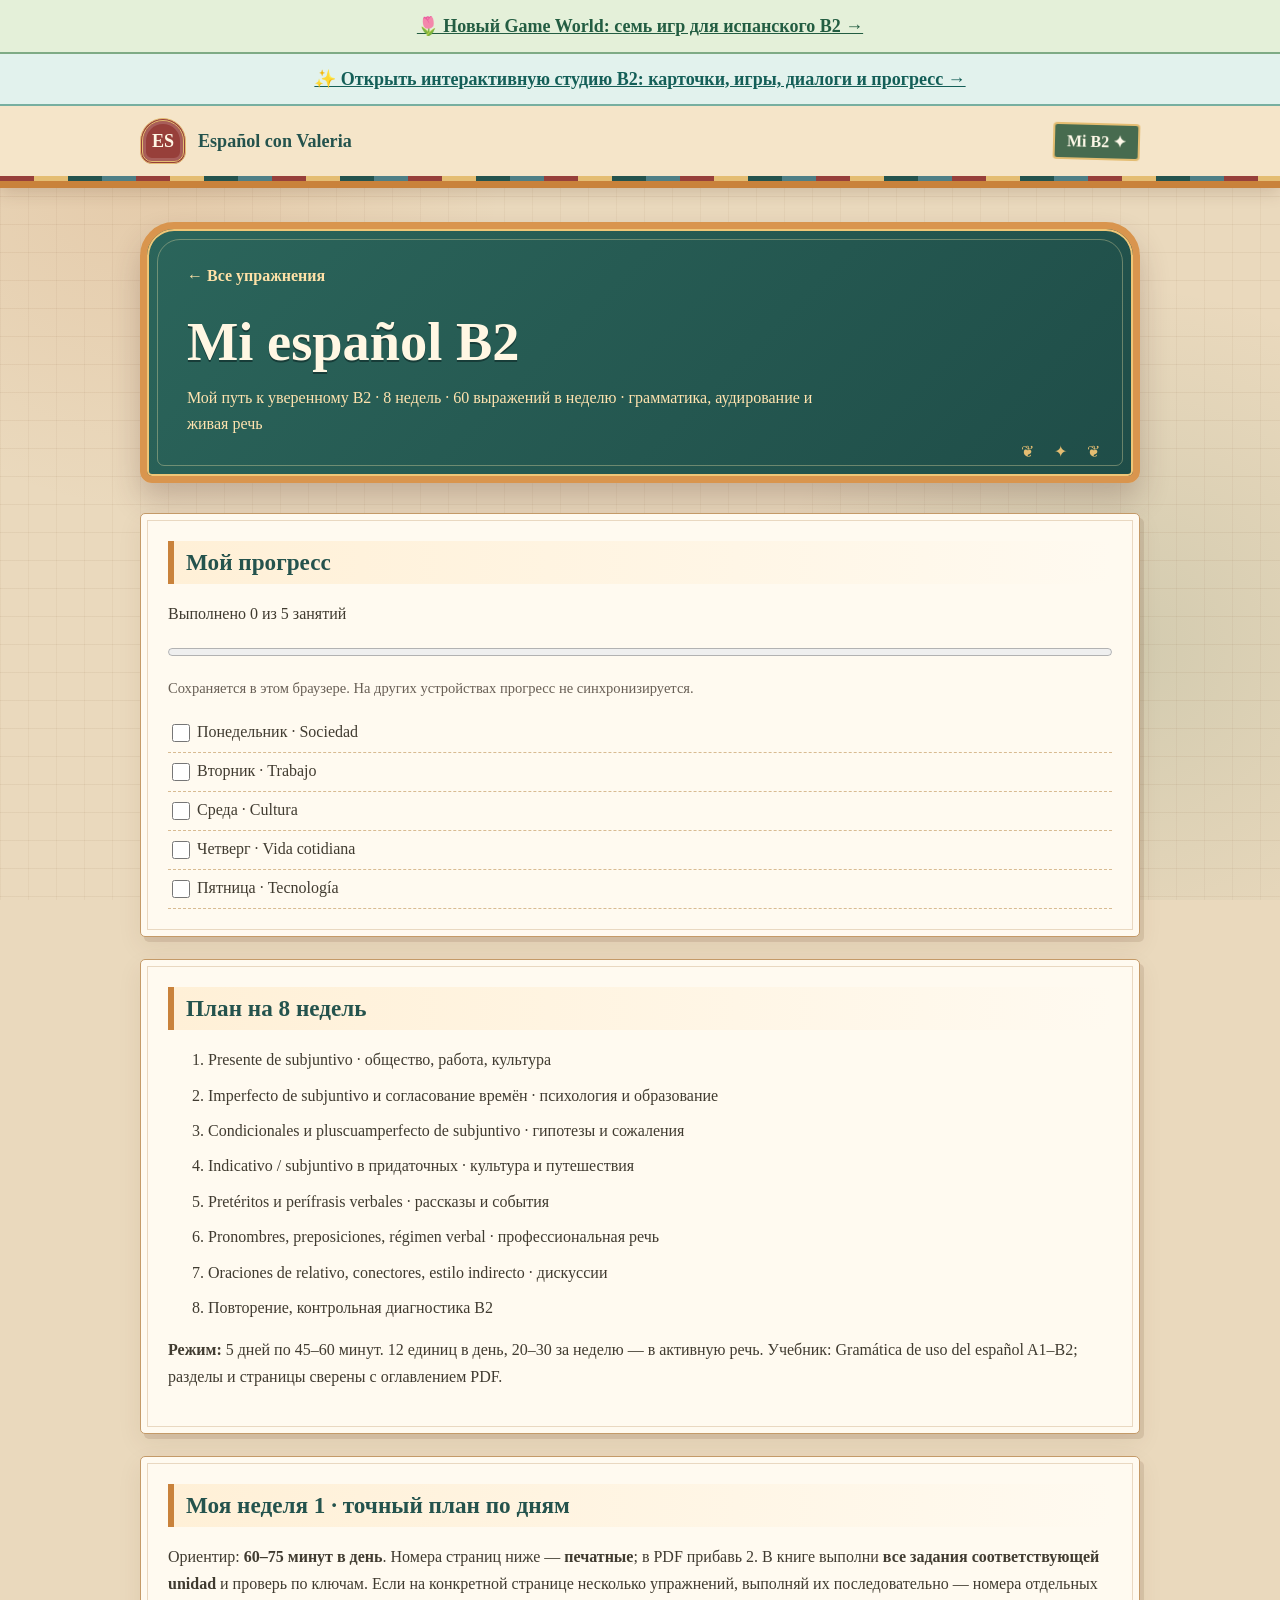
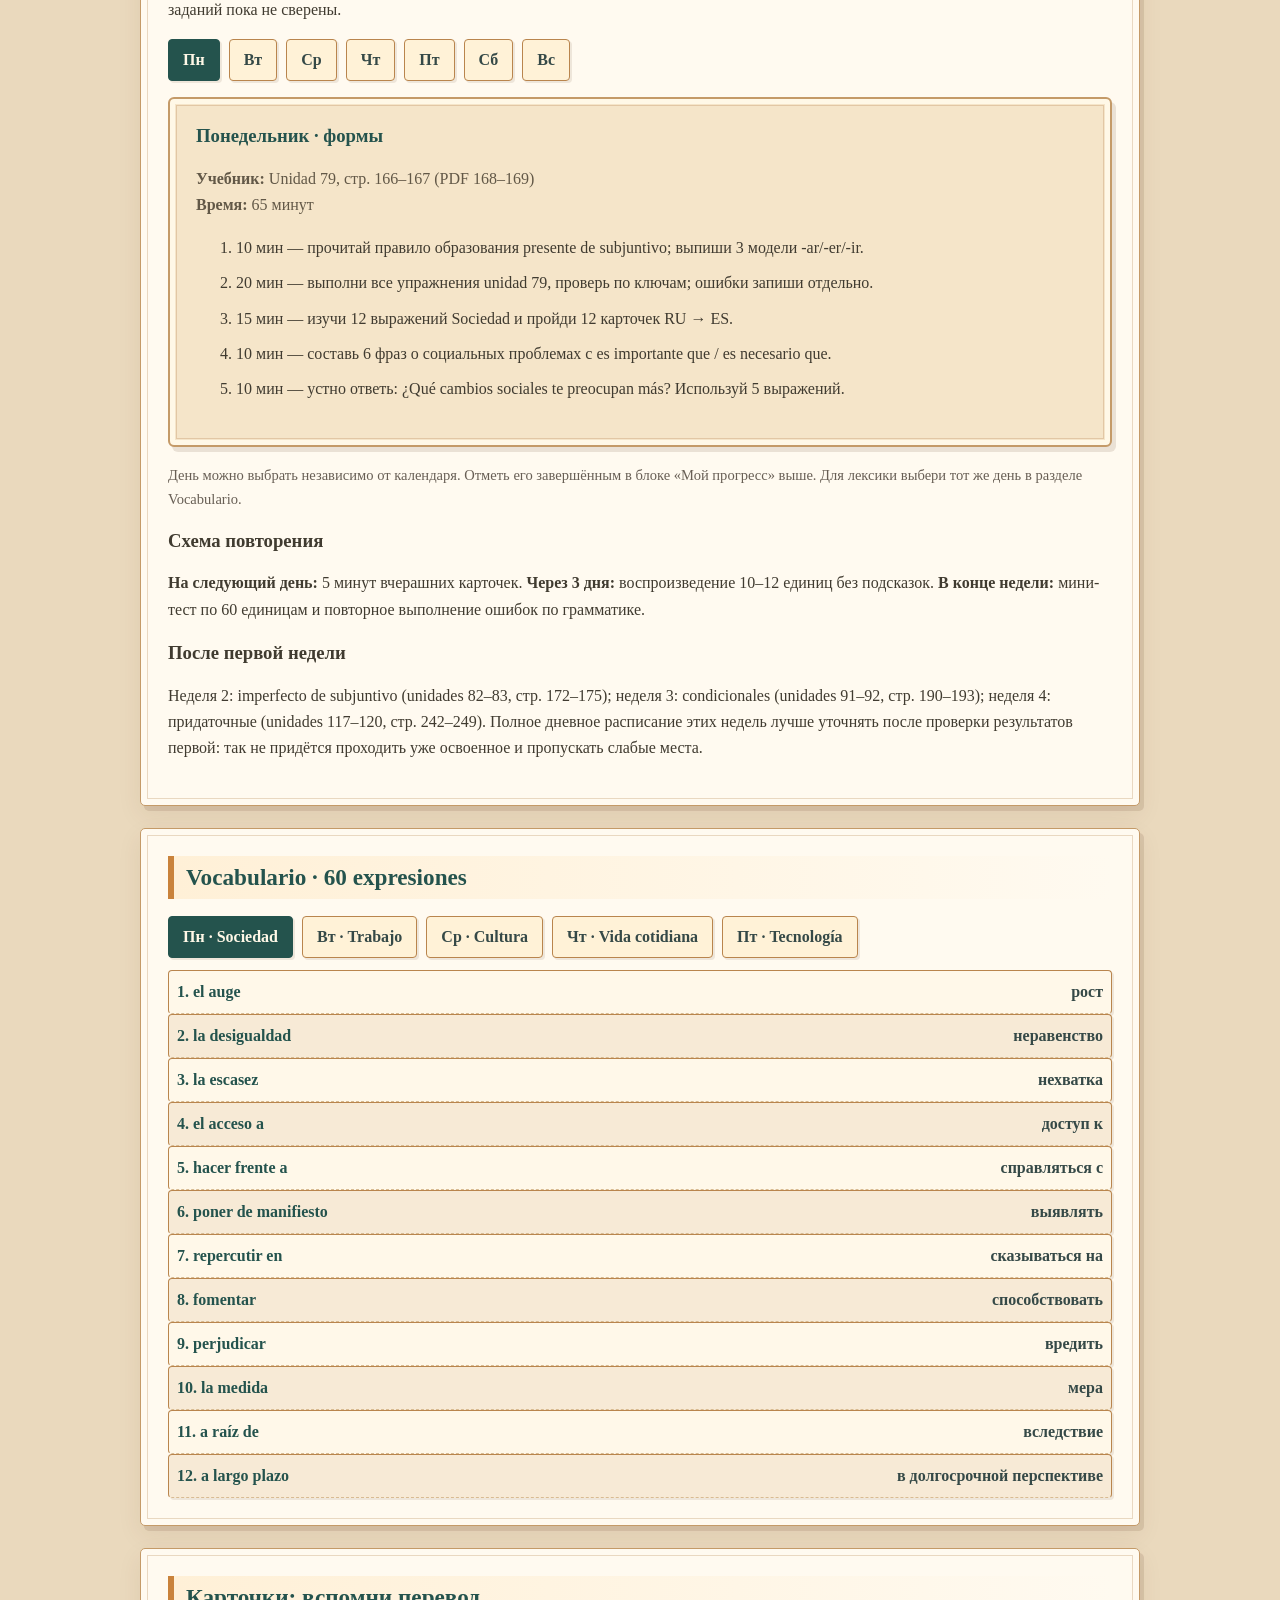
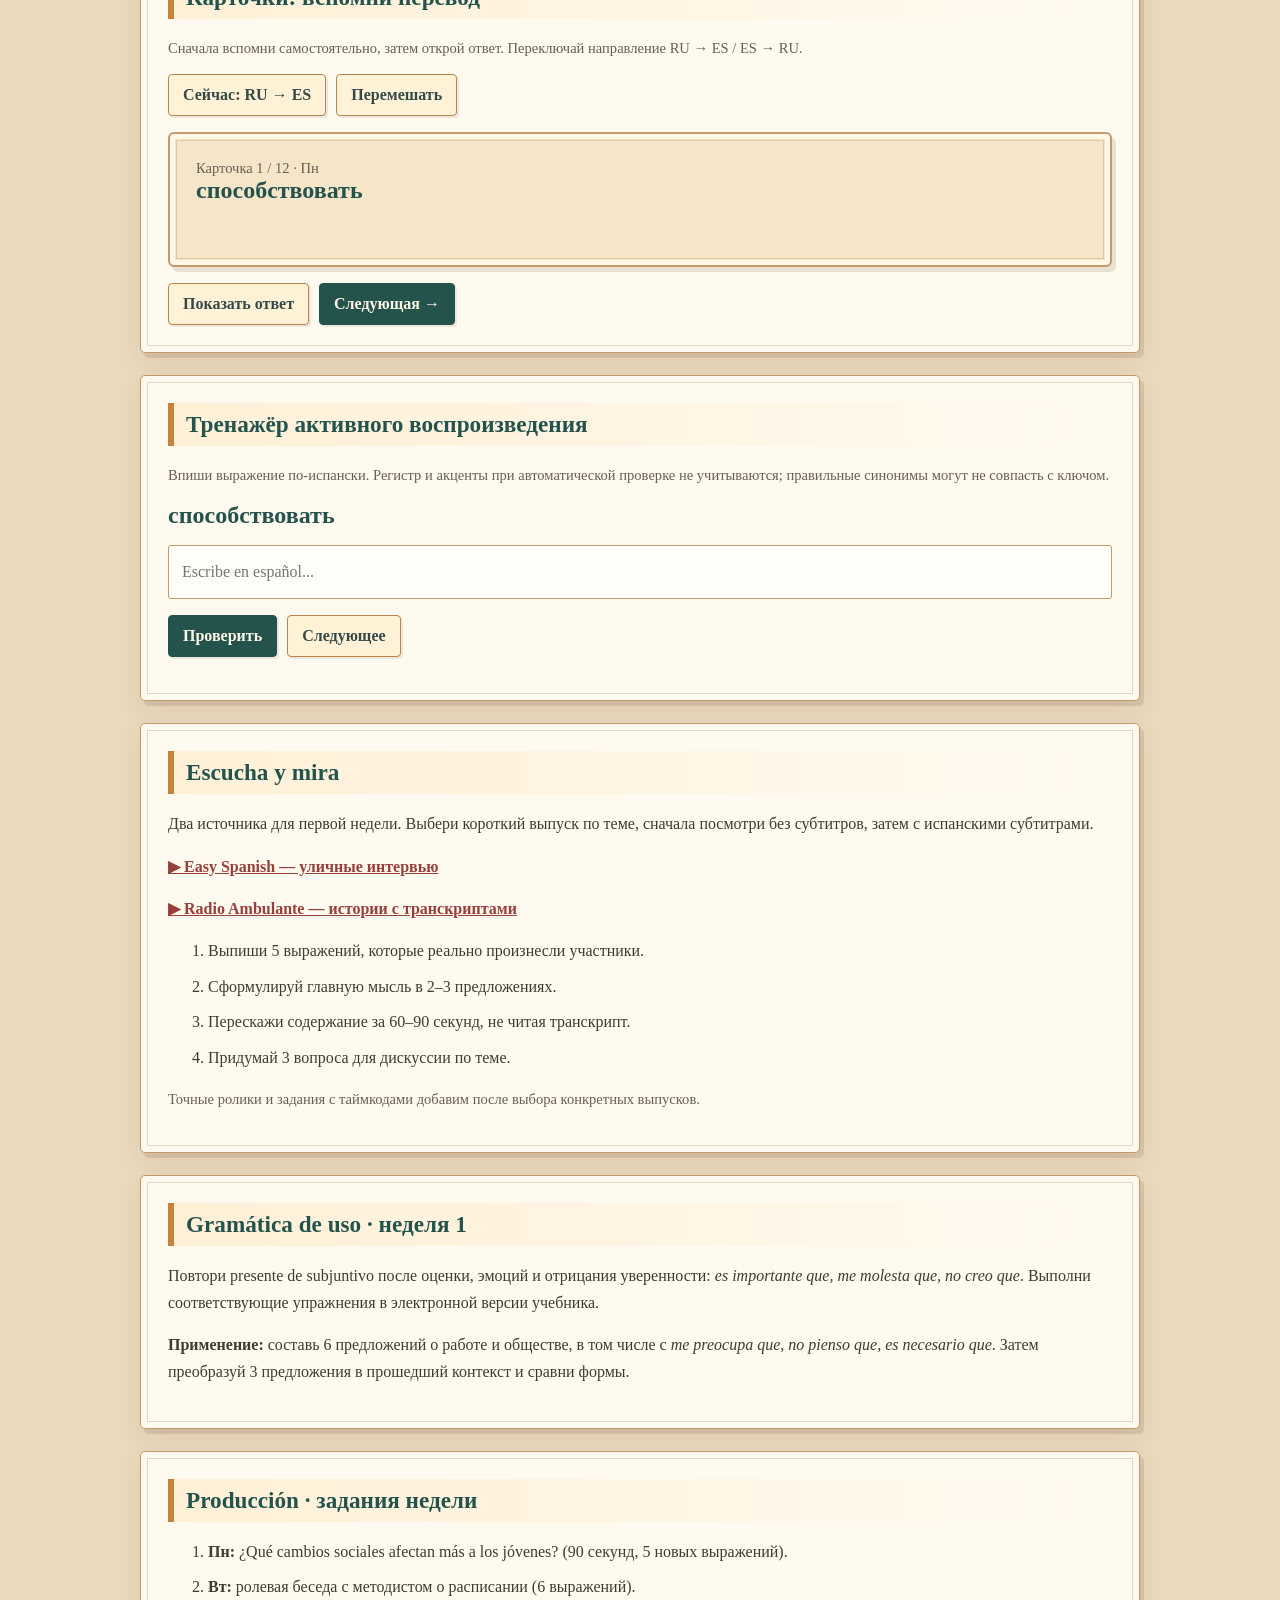
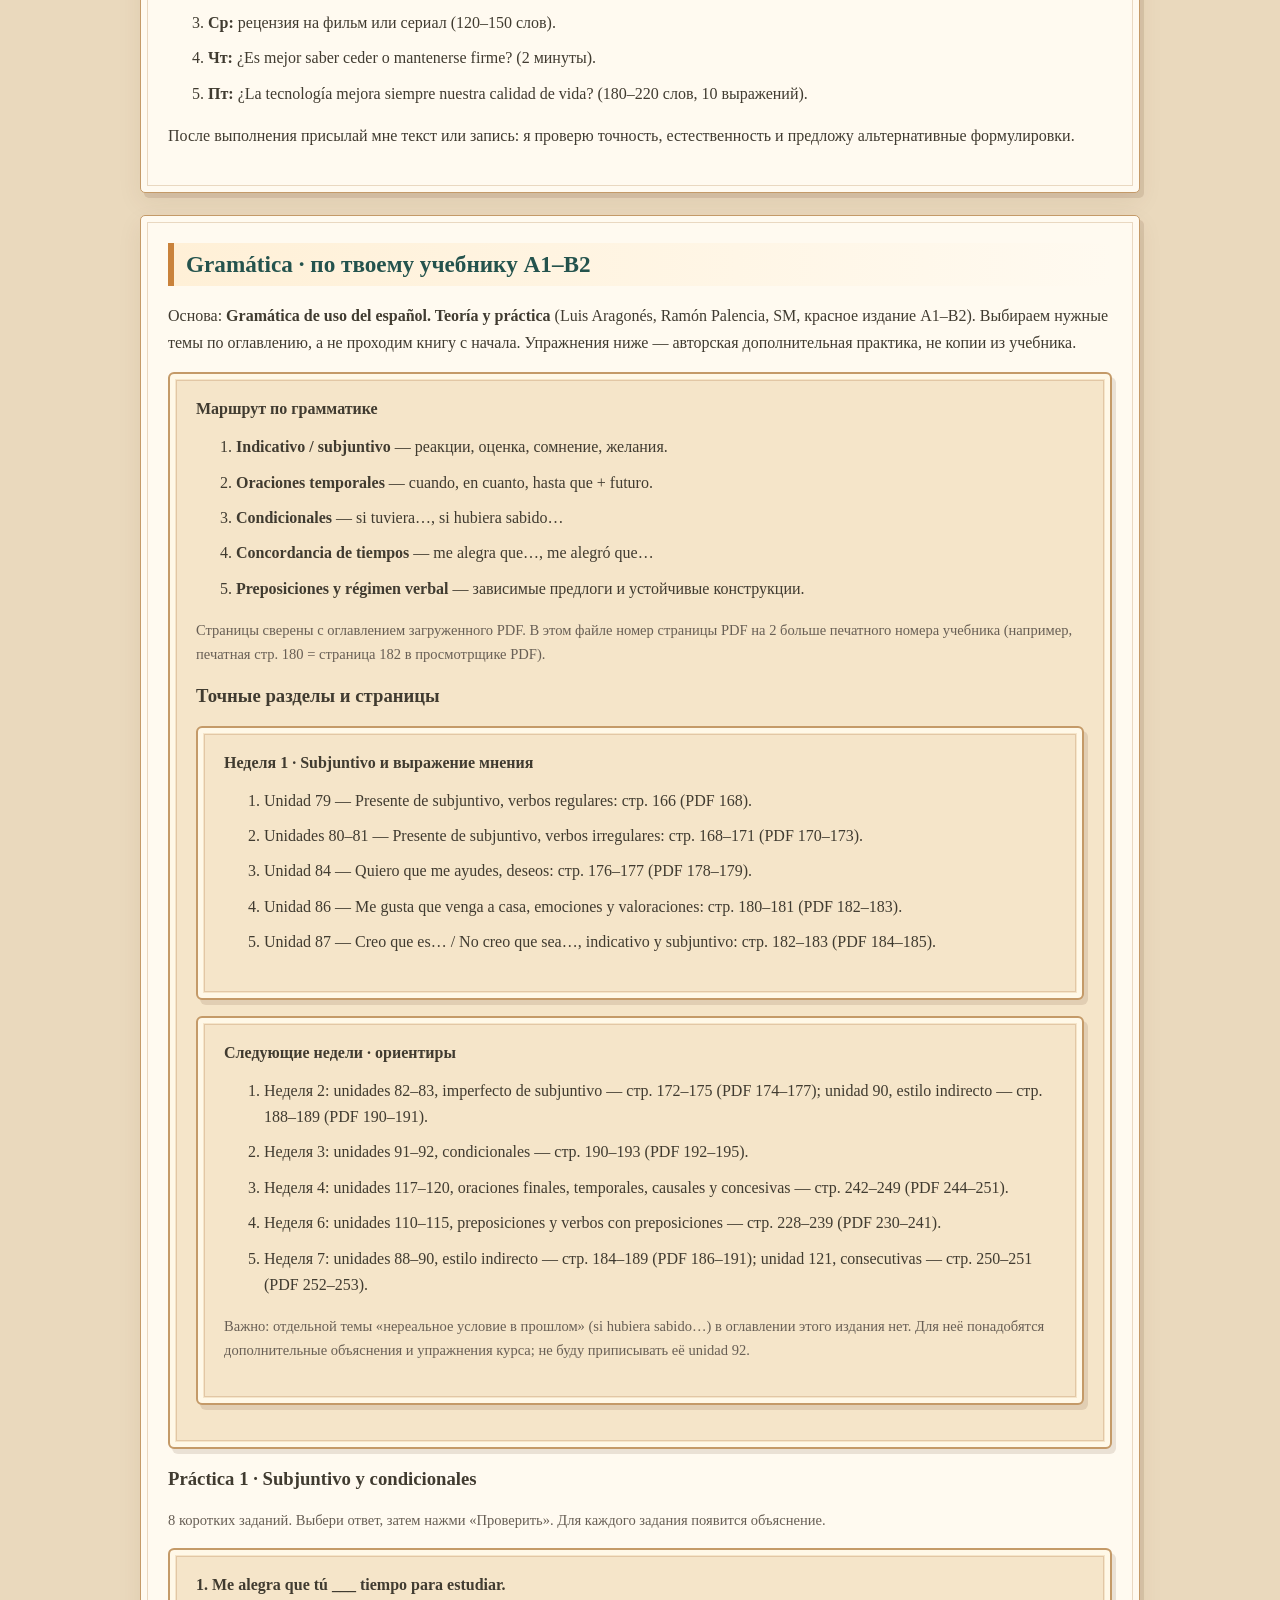
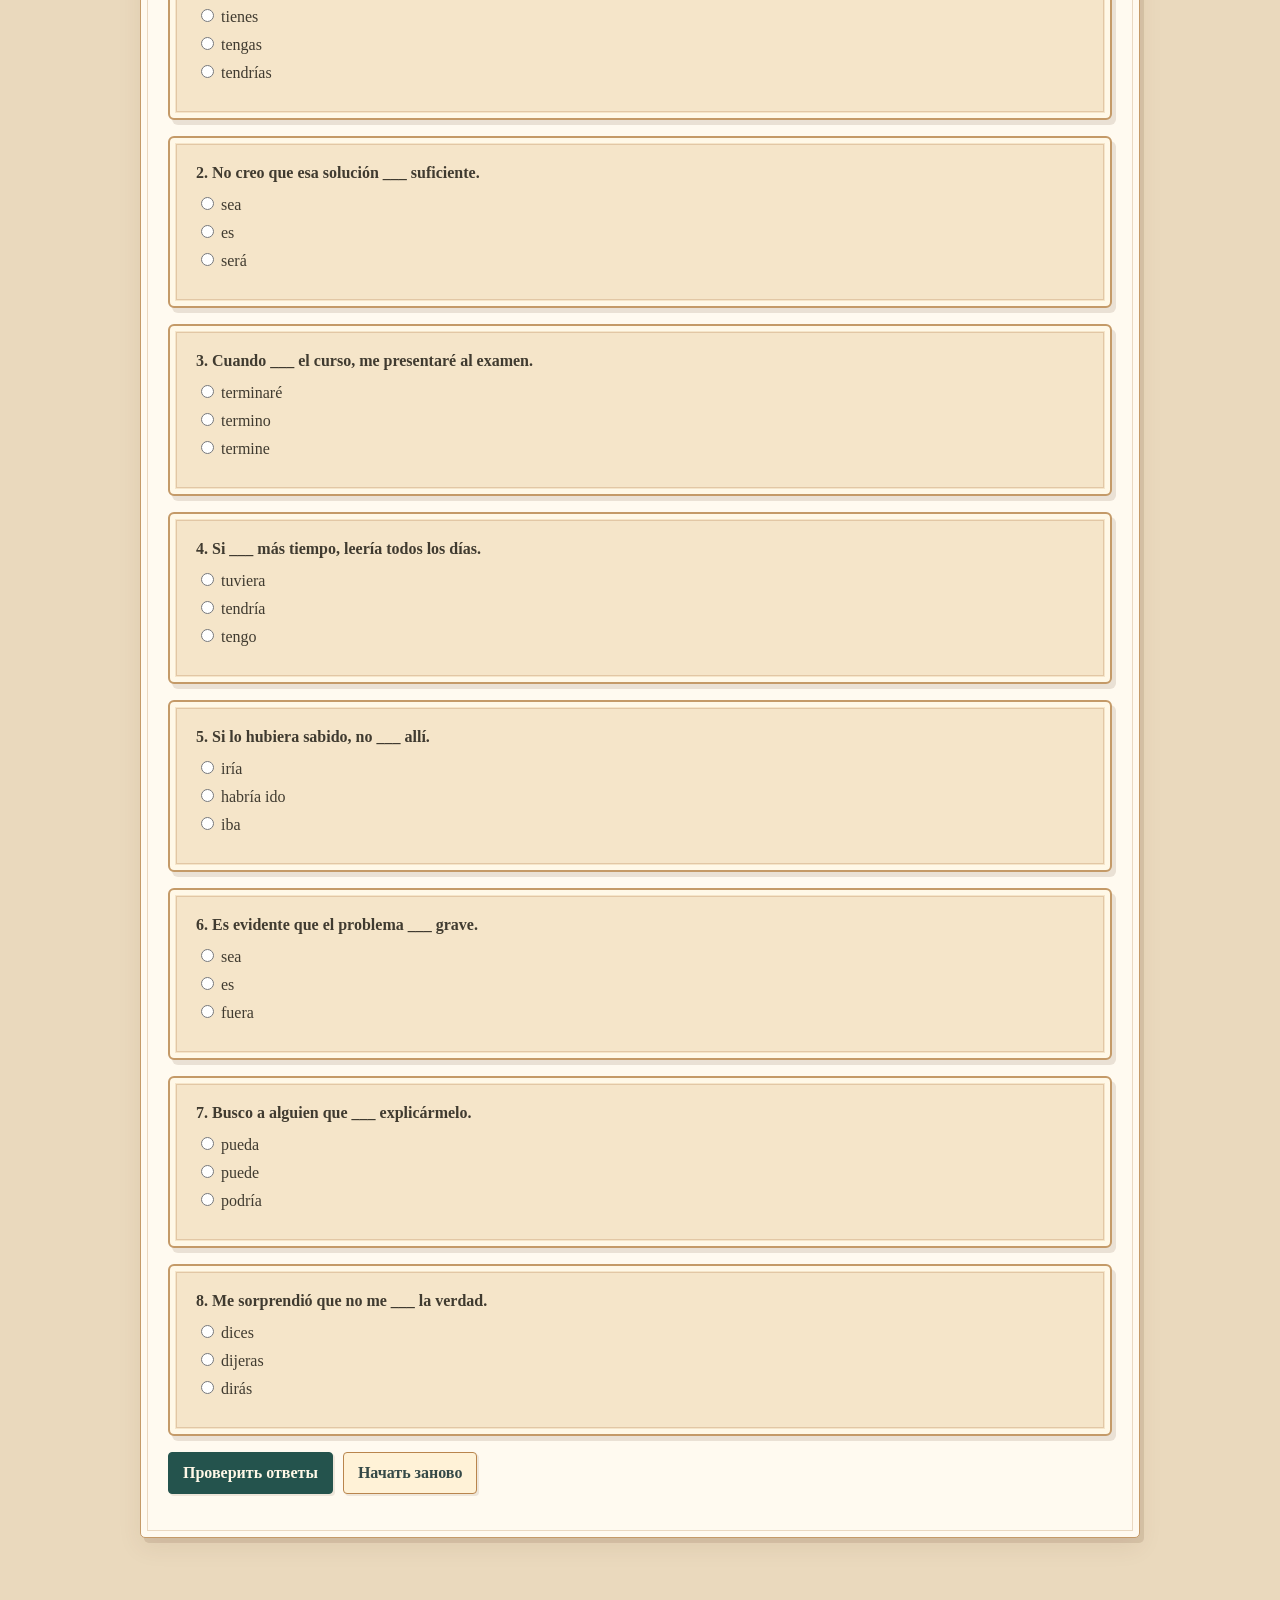
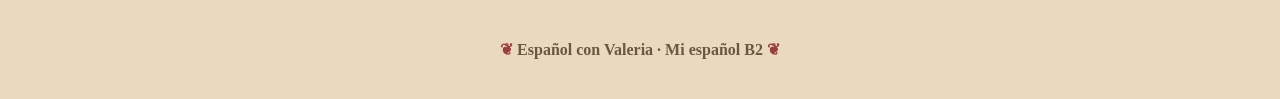
<file: index.html>
<!doctype html><html lang="ru"><head><meta charset="utf-8"><meta name="viewport" content="width=device-width,initial-scale=1"><title>Mi español B2 · Español con Valeria</title><link rel="stylesheet" href="style.css"><style>
html{scroll-behavior:smooth}body{color:var(--ink)}.b2-header{position:sticky;top:0;z-index:20;background:#f5e5c9;border-bottom:7px solid var(--ochre);box-shadow:0 4px 16px #53301b30}.b2-header:after{content:"";display:block;height:5px;background:repeating-linear-gradient(90deg,var(--wine) 0 34px,var(--gold) 34px 68px,var(--petrol) 68px 102px,var(--blue) 102px 136px)}.b2-header-inner{max-width:1040px;margin:auto;padding:12px 20px;display:flex;align-items:center;justify-content:space-between;gap:12px}.b2-header .brand{display:flex;align-items:center;gap:12px;color:var(--petrol);text-decoration:none;font-weight:800}.b2-header .brand .logo{flex:none}.b2-tag{background:var(--leaf);color:#fff9e9;border:2px solid var(--gold);border-radius:4px;padding:7px 12px;font-weight:700;transform:rotate(1.5deg)}main.b2-main{max-width:1040px;margin:auto;padding:34px 20px 70px}.b2-hero{position:relative;overflow:hidden;background:linear-gradient(135deg,#2b655b,#1f4d48);color:#fff7e3;border:7px solid #d9954e;border-radius:34px 34px 12px 12px;padding:38px 40px;margin-bottom:30px;box-shadow:0 16px 30px #4a2a263d,inset 0 0 0 2px #efc677}.b2-hero:before{content:"";position:absolute;inset:10px;border:1px solid #ffeeae55;border-radius:23px 23px 7px 7px;pointer-events:none}.b2-hero:after{content:"❦  ✦  ❦";position:absolute;right:25px;bottom:15px;color:var(--gold);letter-spacing:8px}.b2-hero h1{font-size:clamp(2.2rem,6vw,3.4rem);margin:8px 0 12px;text-shadow:0 2px #173c38}.b2-hero p{max-width:650px;color:#ffe3af;margin:0;line-height:1.65}.b2-hero .back{color:#ffe1a7}.b2-main .panel{margin:22px 0;padding:27px;background:var(--paper);border:1px solid #c49a68;border-radius:5px;box-shadow:4px 5px 0 #5d392121,0 9px 25px #53321f14;position:relative}.b2-main .panel:before{content:"";position:absolute;inset:6px;border:1px solid #ad774244;pointer-events:none}.b2-main .panel>h2{color:var(--petrol);font-family:"Segoe Print","Bradley Hand",Georgia,serif;font-size:1.45rem;margin:0 0 17px;border-left:6px solid var(--ochre);padding:8px 12px;background:linear-gradient(90deg,#fff0d7,transparent)}.b2-main p,.b2-main li{line-height:1.65}.b2-main li{margin:9px 0}.b2-main a{color:var(--wine);font-weight:700}.b2-main .muted{color:#685f55;font-size:.91rem}.b2-main .tabs{display:flex;gap:9px;flex-wrap:wrap;margin:12px 0}.b2-main .tabs button,.b2-main .btn{font:inherit;font-weight:750;border:1px solid #b9854d;background:#fff2d7;color:#354947;border-radius:4px;padding:11px 14px;box-shadow:2px 2px 0 #6943271c;cursor:pointer;transition:transform .15s,background .15s}.b2-main .tabs button:hover,.b2-main .btn:hover{transform:translateY(-2px)}.b2-main .tabs button.active,.b2-main .btn.primary{background:var(--petrol);border-color:var(--petrol);color:#fff8e7}.b2-main .btn:disabled{opacity:.45;cursor:not-allowed;transform:none}.b2-main .word{display:flex;justify-content:space-between;gap:15px;padding:12px 8px;border-bottom:1px dashed #d8bb92}.b2-main .word:nth-child(2n){background:#f7ead6}.b2-main .word strong{color:var(--petrol)}.b2-main .card{border:2px solid #c49a68;background:#f5e5c9;border-radius:6px;padding:26px;margin:16px 0;min-height:135px;box-shadow:inset 0 0 0 5px #fff8e7,4px 5px 0 #5d392121;transform:none}.b2-main .big{font-size:1.5rem;font-weight:800;color:var(--petrol)}.b2-main .row{display:flex;gap:10px;flex-wrap:wrap;align-items:center}.b2-main input[type=text]{width:100%;padding:13px;border:1px solid #c79d68;border-radius:3px;background:#fffdf7;color:var(--ink);font:inherit}.b2-main input[type=text]:focus{outline:3px solid #e4bd7280}.b2-main .good{color:#257044;font-weight:800}.b2-main .bad{color:#a6353c;font-weight:800}.b2-main progress{width:100%;height:16px;accent-color:var(--petrol)}.b2-main input[type=checkbox]{accent-color:var(--petrol);width:18px;height:18px;vertical-align:middle}.b2-main #checks label{border-bottom:1px dashed #d8bb92}.b2-main #feedback{font-weight:700}.b2-footer{text-align:center;color:#695843;padding:10px 20px 40px;font-weight:700}.b2-footer:before,.b2-footer:after{content:" ❦ ";color:var(--wine)}@media(max-width:600px){.b2-header-inner{padding:10px 14px}.b2-tag{font-size:.8rem}.b2-hero{padding:28px 24px;border-width:5px;border-radius:26px 26px 10px 10px}.b2-main{padding:22px 14px 50px}.b2-main .panel{padding:20px}.b2-main .word{flex-direction:column;gap:4px}.b2-main .row .btn{flex:1}.b2-main .tabs button{flex:1 1 42%}}
</style></head><body><div style="position:relative;z-index:30;background:#e4f0d9;padding:15px;text-align:center;border-bottom:2px solid #7eab85"><a href="games/index.html" style="font-size:18px;font-weight:800;color:#235d42">🌷 Новый Game World: семь игр для испанского B2 →</a></div><div style="position:relative;z-index:30;background:#e2f2ed;padding:14px;text-align:center;border-bottom:2px solid #77afa0"><a href="studio/index.html" style="font-weight:800;color:#145f58;font-size:18px">✨ Открыть интерактивную студию B2: карточки, игры, диалоги и прогресс →</a></div><header class="b2-header"><div class="b2-header-inner"><a class="brand" href="/espanol-con-valeria/"><span class="logo">ES</span><span>Español con Valeria</span></a><span class="b2-tag">Mi B2 ✦</span></div></header><main class="b2-main"><section class="b2-hero"><a class="back" href="/espanol-con-valeria/">← Все упражнения</a><h1>Mi español B2</h1><p>Мой путь к уверенному B2 · 8 недель · 60 выражений в неделю · грамматика, аудирование и живая речь</p></section><section class="panel"><h2>Мой прогресс</h2><p id="progressText"></p><progress id="progress" max="5" value="0"></progress><p class="muted">Сохраняется в этом браузере. На других устройствах прогресс не синхронизируется.</p><div id="checks"></div></section><section class="panel"><h2>План на 8 недель</h2><ol><li>Presente de subjuntivo · общество, работа, культура</li><li>Imperfecto de subjuntivo и согласование времён · психология и образование</li><li>Condicionales и pluscuamperfecto de subjuntivo · гипотезы и сожаления</li><li>Indicativo / subjuntivo в придаточных · культура и путешествия</li><li>Pretéritos и perífrasis verbales · рассказы и события</li><li>Pronombres, preposiciones, régimen verbal · профессиональная речь</li><li>Oraciones de relativo, conectores, estilo indirecto · дискуссии</li><li>Повторение, контрольная диагностика B2</li></ol><p><strong>Режим:</strong> 5 дней по 45–60 минут. 12 единиц в день, 20–30 за неделю — в активную речь. Учебник: Gramática de uso del español A1–B2; разделы и страницы сверены с оглавлением PDF.</p></section><section class="panel" id="plan-po-dnyam"><h2>Моя неделя 1 · точный план по дням</h2><p>Ориентир: <strong>60–75 минут в день</strong>. Номера страниц ниже — <strong>печатные</strong>; в PDF прибавь 2. В книге выполни <strong>все задания соответствующей unidad</strong> и проверь по ключам. Если на конкретной странице несколько упражнений, выполняй их последовательно — номера отдельных заданий пока не сверены.</p><div class="tabs" id="studyDayTabs"></div><div class="card" id="studyDayContent" style="min-height:0"></div><p class="muted">День можно выбрать независимо от календаря. Отметь его завершённым в блоке «Мой прогресс» выше. Для лексики выбери тот же день в разделе Vocabulario.</p><h3>Схема повторения</h3><p><strong>На следующий день:</strong> 5 минут вчерашних карточек. <strong>Через 3 дня:</strong> воспроизведение 10–12 единиц без подсказок. <strong>В конце недели:</strong> мини-тест по 60 единицам и повторное выполнение ошибок по грамматике.</p><h3>После первой недели</h3><p>Неделя 2: imperfecto de subjuntivo (unidades 82–83, стр. 172–175); неделя 3: condicionales (unidades 91–92, стр. 190–193); неделя 4: придаточные (unidades 117–120, стр. 242–249). Полное дневное расписание этих недель лучше уточнять после проверки результатов первой: так не придётся проходить уже освоенное и пропускать слабые места.</p></section><section class="panel"><h2>Vocabulario · 60 expresiones</h2><div id="tabs" class="tabs"></div><div id="words"></div></section><section class="panel"><h2>Карточки: вспомни перевод</h2><p class="muted">Сначала вспомни самостоятельно, затем открой ответ. Переключай направление RU → ES / ES → RU.</p><div class="row"><button class="btn" id="flipDirection">Сейчас: RU → ES</button><button class="btn" id="shuffle">Перемешать</button></div><div class="card" id="flash"></div><div class="row"><button class="btn" id="showAnswer">Показать ответ</button><button class="btn primary" id="nextCard">Следующая →</button></div></section><section class="panel"><h2>Тренажёр активного воспроизведения</h2><p class="muted">Впиши выражение по-испански. Регистр и акценты при автоматической проверке не учитываются; правильные синонимы могут не совпасть с ключом.</p><div id="prompt" class="big"></div><p><input type="text" id="answer" autocomplete="off" placeholder="Escribe en español..."></p><div class="row"><button class="btn primary" id="checkAnswer">Проверить</button><button class="btn" id="nextQuestion">Следующее</button></div><p id="feedback" aria-live="polite"></p></section><section class="panel"><h2>Escucha y mira</h2><p>Два источника для первой недели. Выбери короткий выпуск по теме, сначала посмотри без субтитров, затем с испанскими субтитрами.</p><p><a target="_blank" rel="noopener" href="https://www.youtube.com/@EasySpanish">▶ Easy Spanish — уличные интервью</a></p><p><a target="_blank" rel="noopener" href="https://radioambulante.org/escuchar">▶ Radio Ambulante — истории с транскриптами</a></p><ol><li>Выпиши 5 выражений, которые реально произнесли участники.</li><li>Сформулируй главную мысль в 2–3 предложениях.</li><li>Перескажи содержание за 60–90 секунд, не читая транскрипт.</li><li>Придумай 3 вопроса для дискуссии по теме.</li></ol><p class="muted">Точные ролики и задания с таймкодами добавим после выбора конкретных выпусков.</p></section><section class="panel"><h2>Gramática de uso · неделя 1</h2><p>Повтори presente de subjuntivo после оценки, эмоций и отрицания уверенности: <em>es importante que, me molesta que, no creo que</em>. Выполни соответствующие упражнения в электронной версии учебника.</p><p><strong>Применение:</strong> составь 6 предложений о работе и обществе, в том числе с <em>me preocupa que, no pienso que, es necesario que</em>. Затем преобразуй 3 предложения в прошедший контекст и сравни формы.</p></section><section class="panel"><h2>Producción · задания недели</h2><ol><li><strong>Пн:</strong> ¿Qué cambios sociales afectan más a los jóvenes? (90 секунд, 5 новых выражений).</li><li><strong>Вт:</strong> ролевая беседа с методистом о расписании (6 выражений).</li><li><strong>Ср:</strong> рецензия на фильм или сериал (120–150 слов).</li><li><strong>Чт:</strong> ¿Es mejor saber ceder o mantenerse firme? (2 минуты).</li><li><strong>Пт:</strong> ¿La tecnología mejora siempre nuestra calidad de vida? (180–220 слов, 10 выражений).</li></ol><p>После выполнения присылай мне текст или запись: я проверю точность, естественность и предложу альтернативные формулировки.</p></section><section class="panel" id="gramatica-libro"><h2>Gramática · по твоему учебнику A1–B2</h2><p>Основа: <strong>Gramática de uso del español. Teoría y práctica</strong> (Luis Aragonés, Ramón Palencia, SM, красное издание A1–B2). Выбираем нужные темы по оглавлению, а не проходим книгу с начала. Упражнения ниже — авторская дополнительная практика, не копии из учебника.</p><div class="card" style="min-height:0"><strong>Маршрут по грамматике</strong><ol><li><strong>Indicativo / subjuntivo</strong> — реакции, оценка, сомнение, желания.</li><li><strong>Oraciones temporales</strong> — cuando, en cuanto, hasta que + futuro.</li><li><strong>Condicionales</strong> — si tuviera…, si hubiera sabido…</li><li><strong>Concordancia de tiempos</strong> — me alegra que…, me alegró que…</li><li><strong>Preposiciones y régimen verbal</strong> — зависимые предлоги и устойчивые конструкции.</li></ol><p class="muted">Страницы сверены с оглавлением загруженного PDF. В этом файле номер страницы PDF на 2 больше печатного номера учебника (например, печатная стр. 180 = страница 182 в просмотрщике PDF).</p><h3>Точные разделы и страницы</h3><div class="card" style="min-height:0"><strong>Неделя 1 · Subjuntivo и выражение мнения</strong><ol><li>Unidad 79 — Presente de subjuntivo, verbos regulares: стр. 166 (PDF 168).</li><li>Unidades 80–81 — Presente de subjuntivo, verbos irregulares: стр. 168–171 (PDF 170–173).</li><li>Unidad 84 — Quiero que me ayudes, deseos: стр. 176–177 (PDF 178–179).</li><li>Unidad 86 — Me gusta que venga a casa, emociones y valoraciones: стр. 180–181 (PDF 182–183).</li><li>Unidad 87 — Creo que es… / No creo que sea…, indicativo y subjuntivo: стр. 182–183 (PDF 184–185).</li></ol></div><div class="card" style="min-height:0"><strong>Следующие недели · ориентиры</strong><ol><li>Неделя 2: unidades 82–83, imperfecto de subjuntivo — стр. 172–175 (PDF 174–177); unidad 90, estilo indirecto — стр. 188–189 (PDF 190–191).</li><li>Неделя 3: unidades 91–92, condicionales — стр. 190–193 (PDF 192–195).</li><li>Неделя 4: unidades 117–120, oraciones finales, temporales, causales y concesivas — стр. 242–249 (PDF 244–251).</li><li>Неделя 6: unidades 110–115, preposiciones y verbos con preposiciones — стр. 228–239 (PDF 230–241).</li><li>Неделя 7: unidades 88–90, estilo indirecto — стр. 184–189 (PDF 186–191); unidad 121, consecutivas — стр. 250–251 (PDF 252–253).</li></ol><p class="muted">Важно: отдельной темы «нереальное условие в прошлом» (si hubiera sabido…) в оглавлении этого издания нет. Для неё понадобятся дополнительные объяснения и упражнения курса; не буду приписывать её unidad 92.</p></div></div><h3>Práctica 1 · Subjuntivo y condicionales</h3><p class="muted">8 коротких заданий. Выбери ответ, затем нажми «Проверить». Для каждого задания появится объяснение.</p><div id="b2GrammarQuiz"></div><div class="row"><button class="btn primary" id="b2GrammarCheck">Проверить ответы</button><button class="btn" id="b2GrammarReset">Начать заново</button></div><p id="b2GrammarScore" aria-live="polite"></p></section></main><footer class="b2-footer">Español con Valeria · Mi español B2</footer><script>
const data=[{"title":"Sociedad","words":[["el auge","рост"],["la desigualdad","неравенство"],["la escasez","нехватка"],["el acceso a","доступ к"],["hacer frente a","справляться с"],["poner de manifiesto","выявлять"],["repercutir en","сказываться на"],["fomentar","способствовать"],["perjudicar","вредить"],["la medida","мера"],["a raíz de","вследствие"],["a largo plazo","в долгосрочной перспективе"]]},{"title":"Trabajo","words":[["desempeñar un papel","играть роль"],["compaginar","совмещать"],["plantear","предлагать"],["llevar a cabo","осуществлять"],["cumplir con","выполнять"],["estar al tanto de","быть в курсе"],["sacar adelante","довести до результата"],["la carga de trabajo","нагрузка"],["el plazo","срок"],["aplazar","переносить"],["adquirir experiencia","приобретать опыт"],["estar a cargo de","отвечать за"]]},{"title":"Cultura","words":[["abordar un tema","затрагивать тему"],["retratar","изображать"],["el trasfondo","подоплёка"],["el desenlace","развязка"],["suscitar","вызывать"],["dar pie a","давать повод"],["difundir","распространять"],["cuestionar","ставить под сомнение"],["la repercusión","резонанс"],["la postura","позиция"],["pasar por alto","упускать из виду"],["tergiversar","искажать"]]},{"title":"Vida cotidiana","words":[["apañárselas","выкручиваться"],["no dar abasto","не справляться с делами"],["salir del paso","временно выйти из затруднения"],["estar harto de","быть сытым по горло"],["ceder","уступать"],["llegar a un acuerdo","договориться"],["dar el brazo a torcer","уступить"],["echar de menos","скучать"],["darse cuenta de","осознавать"],["tener en cuenta","учитывать"],["dejar de lado","отодвинуть на второй план"],["salir adelante","преодолеть трудности"]]},{"title":"Tecnología","words":[["el avance","прогресс"],["el hallazgo","открытие"],["la evidencia","доказательные данные"],["llevar aparejado","влечь за собой"],["acarrear","повлечь последствия"],["el deterioro","ухудшение"],["poner en riesgo","подвергать риску"],["reducir el impacto","снижать воздействие"],["sostenible","устойчивый"],["aprovechar","использовать с пользой"],["prescindir de","обходиться без"],["a medida que","по мере того как"]]}];let day=0,idx=0,shown=false,reversed=false,order=[];const $=id=>document.getElementById(id);const all=data.flatMap(d=>d.words);function norm(s){return s.toLowerCase().normalize('NFD').replace(/[\\u0300-\\u036f]/g,'').replace(/[.,!?¿¡]/g,'').trim().replace(/\\s+/g,' ')}function drawTabs(){$('tabs').innerHTML=data.map((d,i)=>'<button class="'+(i===day?'active':'')+'" data-i="'+i+'">'+['Пн','Вт','Ср','Чт','Пт'][i]+' · '+d.title+'</button>').join('');document.querySelectorAll('#tabs button').forEach(b=>b.onclick=()=>{day=+b.dataset.i;idx=0;shown=false;drawTabs();drawWords();shuffle()})}function drawWords(){$('words').innerHTML=data[day].words.map((w,i)=>'<div class="word"><span><strong>'+(day*12+i+1)+'. '+w[0]+'</strong></span><span>'+w[1]+'</span></div>').join('')}function shuffle(){order=data[day].words.map((_,i)=>i);for(let i=order.length-1;i>0;i--){let j=Math.floor(Math.random()*(i+1));[order[i],order[j]]=[order[j],order[i]]}idx=0;shown=false;drawFlash();drawQuestion()}function currentWord(){return data[day].words[order[idx%order.length]]}function drawFlash(){let w=currentWord();$('flash').innerHTML='<div class="muted">Карточка '+(idx%order.length+1)+' / '+order.length+' · '+['Пн','Вт','Ср','Чт','Пт'][day]+'</div><div class="big">'+(reversed?w[0]:w[1])+'</div>'+(shown?'<p>'+(reversed?w[1]:w[0])+'</p>':'')}function drawQuestion(){$('prompt').textContent=reversed?currentWord()[0]:currentWord()[1];$('answer').value='';$('feedback').textContent=''}$('showAnswer').onclick=()=>{shown=true;drawFlash()};$('nextCard').onclick=()=>{idx++;shown=false;drawFlash();drawQuestion()};$('shuffle').onclick=shuffle;$('flipDirection').onclick=()=>{reversed=!reversed;$('flipDirection').textContent='Сейчас: '+(reversed?'ES → RU':'RU → ES');shown=false;drawFlash();drawQuestion()};$('nextQuestion').onclick=()=>{idx++;shown=false;drawFlash();drawQuestion()};$('checkAnswer').onclick=()=>{let w=currentWord(),expected=reversed?w[1]:w[0],ok=norm($('answer').value)===norm(expected);$('feedback').className=ok?'good':'bad';$('feedback').textContent=ok?'¡Correcto!':'Целевой вариант: '+expected+' (другие корректные формулировки тоже возможны)'};$('answer').onkeydown=e=>{if(e.key==='Enter')$('checkAnswer').click()};const key='valeria-b2-week1';let done=[];try{done=JSON.parse(localStorage.getItem(key)||'[]')}catch(e){}function drawChecks(){$('checks').innerHTML=data.map((d,i)=>'<label style="display:block;padding:7px 0"><input type="checkbox" data-i="'+i+'" '+(done.includes(i)?'checked':'')+'> '+['Понедельник','Вторник','Среда','Четверг','Пятница'][i]+' · '+d.title+'</label>').join('');$('progress').value=done.length;$('progressText').textContent='Выполнено '+done.length+' из 5 занятий';document.querySelectorAll('#checks input').forEach(x=>x.onchange=()=>{let n=+x.dataset.i;done=x.checked?[...new Set([...done,n])]:done.filter(v=>v!==n);localStorage.setItem(key,JSON.stringify(done));drawChecks()})}drawTabs();drawWords();shuffle();drawChecks();
</script><script>
(function(){
const questions=[
{q:"Me alegra que tú ___ tiempo para estudiar.",a:["tienes","tengas","tendrías"],correct:1,why:"После me alegra que выражается эмоциональная оценка: subjuntivo (tengas)."},
{q:"No creo que esa solución ___ suficiente.",a:["sea","es","será"],correct:0,why:"No creo que выражает сомнение: sea (subjuntivo)."},
{q:"Cuando ___ el curso, me presentaré al examen.",a:["terminaré","termino","termine"],correct:2,why:"Будущее событие после cuando требует presente de subjuntivo: termine."},
{q:"Si ___ más tiempo, leería todos los días.",a:["tuviera","tendría","tengo"],correct:0,why:"Гипотеза в настоящем: si + imperfecto de subjuntivo, condicional simple."},
{q:"Si lo hubiera sabido, no ___ allí.",a:["iría","habría ido","iba"],correct:1,why:"Нереальное условие в прошлом: si + pluscuamperfecto de subjuntivo, condicional compuesto."},
{q:"Es evidente que el problema ___ grave.",a:["sea","es","fuera"],correct:1,why:"Es evidente que утверждает факт: indicativo (es)."},
{q:"Busco a alguien que ___ explicármelo.",a:["pueda","puede","podría"],correct:0,why:"Речь о неопределённом, ещё не найденном человеке: subjuntivo (pueda)."},
{q:"Me sorprendió que no me ___ la verdad.",a:["dices","dijeras","dirás"],correct:1,why:"После эмоциональной реакции в прошедшем обычно употребляется imperfecto de subjuntivo: dijeras."}
];
const root=document.getElementById("b2GrammarQuiz"),score=document.getElementById("b2GrammarScore");
function render(){root.innerHTML=questions.map((x,i)=>'<div class="card" style="min-height:0"><strong>'+(i+1)+'. '+x.q+'</strong><div style="display:grid;gap:8px;margin-top:12px">'+x.a.map((a,j)=>'<label style="cursor:pointer"><input type="radio" name="b2g'+i+'" value="'+j+'"> '+a+'</label>').join('')+'</div><div class="muted" id="b2gf'+i+'" style="margin-top:10px" aria-live="polite"></div></div>').join('');score.textContent='';}
document.getElementById("b2GrammarCheck").onclick=()=>{let n=0,answered=0;questions.forEach((x,i)=>{const v=document.querySelector('input[name="b2g'+i+'"]:checked');const fb=document.getElementById('b2gf'+i);if(!v){fb.textContent='Выбери ответ.';fb.className='bad';return}answered++;const ok=+v.value===x.correct;if(ok)n++;fb.textContent=(ok?'✓ Верно. ':'✗ Правильный ответ: '+x.a[x.correct]+'. ')+x.why;fb.className=ok?'good':'bad'});score.textContent='Результат: '+n+' / '+questions.length+(answered<questions.length?' · Не отвечено: '+(questions.length-answered):'');};
document.getElementById("b2GrammarReset").onclick=render;render();
})();
</script><script>
(function(){
const days=[
{title:"Понедельник · формы",book:"Unidad 79, стр. 166–167 (PDF 168–169)",time:"65 минут",steps:["10 мин — прочитай правило образования presente de subjuntivo; выпиши 3 модели -ar/-er/-ir.","20 мин — выполни все упражнения unidad 79, проверь по ключам; ошибки запиши отдельно.","15 мин — изучи 12 выражений Sociedad и пройди 12 карточек RU → ES.","10 мин — составь 6 фраз о социальных проблемах с es importante que / es necesario que.","10 мин — устно ответь: ¿Qué cambios sociales te preocupan más? Используй 5 выражений."]},
{title:"Вторник · неправильные",book:"Unidades 80–81, стр. 168–171 (PDF 170–173)",time:"75 минут",steps:["5 мин — повтори вчерашние 12 выражений без подсказок.","15 мин — изучи таблицы неправильных форм presente de subjuntivo.","25 мин — выполни все упражнения unidades 80–81 и проверь ответы.","15 мин — 12 выражений Trabajo + карточки и тренажёр.","15 мин — составь 8 предложений о работе: quiero que / espero que / necesito que + subjuntivo."]},
{title:"Среда · желания",book:"Unidad 84, стр. 176–177 (PDF 178–179)",time:"65 минут",steps:["10 мин — повтори 12 слов вторника и 6 слов понедельника.","15 мин — изучи правило выражения желаний, выполни задания unidad 84.","15 мин — 12 выражений Cultura + карточки.","15 мин — напиши 100–120 слов о фильме/сериале, используя 5 выражений и 3 конструкции желания.","10 мин — посмотри 5–8 минут испанского интервью, запиши главную мысль и 3 новые фразы."]},
{title:"Четверг · эмоции",book:"Unidad 86, стр. 180–181 (PDF 182–183)",time:"65 минут",steps:["10 мин — повтори 10–12 случайных выражений из предыдущих дней.","20 мин — изучи правило и выполни задания unidad 86, проверь по ключам.","15 мин — 12 выражений Vida cotidiana + карточки.","10 мин — составь 8 предложений с me alegra que / me molesta que / me sorprende que.","10 мин — устный монолог: ¿Cuándo conviene ceder? (90–120 секунд)."]},
{title:"Пятница · мнение и контроль",book:"Unidad 87, стр. 182–183 (PDF 184–185)",time:"75 минут",steps:["15 мин — изучи отличие creo que / no creo que и выполни все задания unidad 87.","15 мин — 12 выражений Tecnología + карточки.","15 мин — пройди интерактивный тест Práctica 1 ниже и повтори ошибки.","15 мин — посмотри/послушай второй материал на испанском: 5–8 минут + пересказ 60 секунд.","15 мин — напиши 120–150 слов: ¿La tecnología mejora nuestra vida? Используй 8 выражений и 4 конструкции с subjuntivo."]},
{title:"Суббота · повторение",book:"Без новых страниц учебника",time:"25–35 минут (по желанию)",steps:["15 мин — перемешай карточки всех 60 выражений; выпиши те, которые не вспомнила.","10 мин — повторно реши ошибочные задания из unidades 79–81, 84, 86, 87.","5–10 мин — запиши голосовое на 90 секунд: ¿Qué he aprendido esta semana?"]},
{title:"Воскресенье · отдых",book:"Без заданий",time:"Отдых",steps:["Ничего обязательного. При желании — сериал или подкаст на испанском для удовольствия."]}
];
const tabs=document.getElementById("studyDayTabs"),box=document.getElementById("studyDayContent");let current=0;function draw(){tabs.innerHTML=days.map((d,i)=>'<button class="'+(i===current?'active':'')+'" data-i="'+i+'">'+['Пн','Вт','Ср','Чт','Пт','Сб','Вс'][i]+'</button>').join('');tabs.querySelectorAll('button').forEach(b=>b.onclick=()=>{current=Number(b.dataset.i);draw()});const d=days[current];box.innerHTML='<h3 style="color:var(--petrol);margin-top:0">'+d.title+'</h3><p><strong>Учебник:</strong> '+d.book+'<br><strong>Время:</strong> '+d.time+'</p><ol>'+d.steps.map(x=>'<li>'+x+'</li>').join('')+'</ol>';}draw();
})();
</script></body></html>
</file>
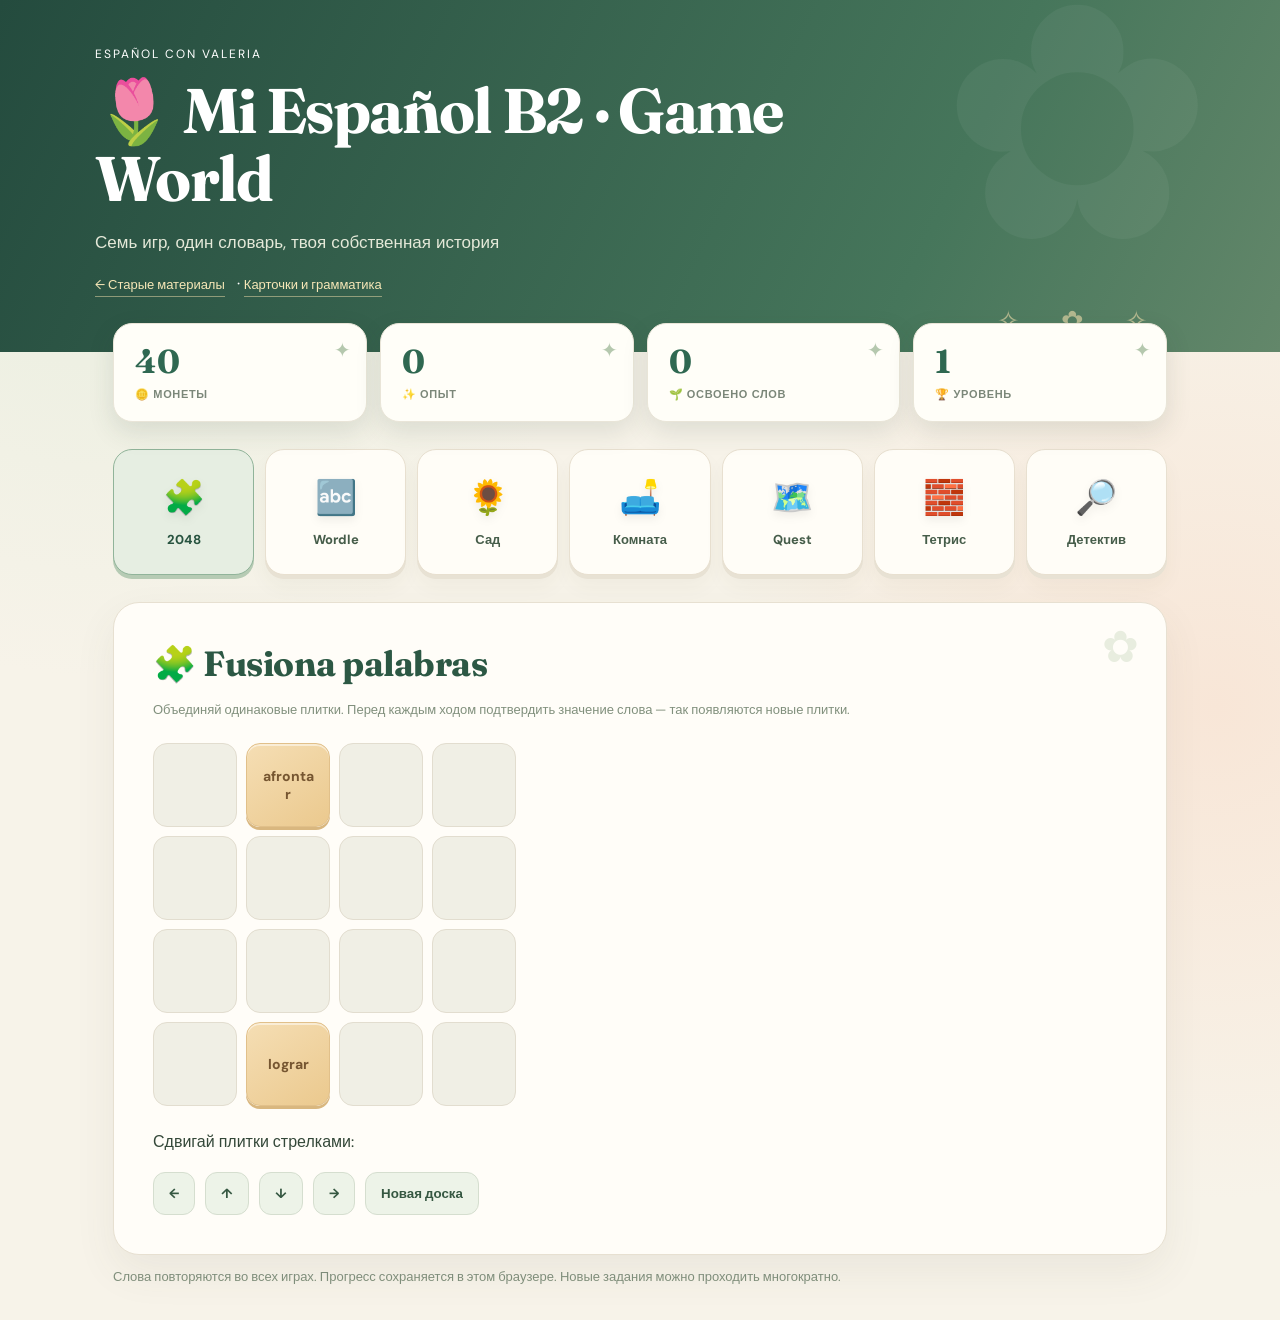
<file: games/index.html>
<!doctype html><html lang="ru"><head><meta charset="utf-8"><meta name="viewport" content="width=device-width,initial-scale=1"><title>Mi Español B2 · Game World</title><style>
@import url('https://fonts.googleapis.com/css2?family=DM+Sans:wght@400;500;600;700;800&family=Fraunces:opsz,wght@9..144,500;9..144,650;9..144,750&display=swap');
:root{font-family:'DM Sans',sans-serif;color:#344839;background:#f7f3e9;--forest:#254d3e;--sage:#87a58b;--cream:#fffdf5;--peach:#f2c7a6;--gold:#d9ae61}
*{box-sizing:border-box}body{margin:0;background:radial-gradient(circle at 8% 12%,#e8eedf 0,transparent 32%),radial-gradient(circle at 95% 55%,#f8e6d7 0,transparent 35%),#f7f3e9;min-height:100vh}
header{position:relative;overflow:hidden;padding:46px max(22px,calc((100vw - 1090px)/2)) 58px;background:linear-gradient(115deg,#244b3e,#46765b 72%,#63876a);color:#fff}
header:before{content:'✿';position:absolute;right:5%;top:-88px;font-size:330px;color:#ffffff0c;pointer-events:none}
header:after{content:'✧  ✿  ✧';position:absolute;right:9%;bottom:14px;font-size:27px;letter-spacing:17px;color:#f3e0ae99}
header h1{font-family:'Fraunces',Georgia,serif;font-size:clamp(36px,6vw,63px);line-height:1.08;max-width:780px;letter-spacing:-1.7px;margin:14px 0}
header p{font-size:17px;color:#e5e9d9;max-width:530px;line-height:1.6}
header a{color:#f6e7b7;text-decoration:none;font-size:13px;border-bottom:1px solid #e5d6a688;padding-bottom:3px;margin-right:8px}
main{max-width:1090px;margin:-29px auto 35px;padding:0 18px;position:relative}
.stats{display:grid;grid-template-columns:repeat(4,1fr);gap:13px}
.stat{background:#fffef8;border:1px solid #e9e5d8;border-radius:19px;padding:18px 21px;box-shadow:0 10px 26px #314b3420;position:relative;overflow:hidden}
.stat:after{content:'✦';position:absolute;right:15px;top:13px;color:#b5c8ae;font-size:20px}
.stat strong{font-family:'Fraunces',Georgia,serif;font-size:33px;display:block;color:#2f6851;line-height:1.2}
.stat small{font-size:11px;color:#7b8779;letter-spacing:.06em;text-transform:uppercase;font-weight:800}
.menu{display:grid;grid-template-columns:repeat(7,minmax(0,1fr));gap:11px;margin:27px 0}
.menu button{min-height:126px;padding:15px 5px;background:#fffdf7;border:1px solid #e8e0d0;border-radius:19px;color:#465d4a;box-shadow:0 4px 0 #e8e2d4,0 12px 20px #4e59350c;transition:transform .2s,box-shadow .2s,background .2s;font-size:13px}
.menu button b{font-size:34px;display:block;margin-bottom:11px;filter:drop-shadow(0 4px 4px #00000010)}
.menu button:hover{transform:translateY(-4px);box-shadow:0 8px 0 #e8e2d4,0 17px 23px #4e59351c}
.menu button.active{background:#e6eee2;color:#27533f;border-color:#91b49a;box-shadow:0 4px 0 #b6cbb4}
.panel{background:#fffdf8;border:1px solid #e7e0d1;border-radius:26px;padding:clamp(20px,4vw,39px);box-shadow:0 17px 42px #55574013;min-height:390px;position:relative}
.panel:before{content:'✿';position:absolute;right:27px;top:15px;font-size:44px;color:#e8eddf;pointer-events:none}
.panel h2{font-family:'Fraunces',Georgia,serif;color:#2c5844;font-size:clamp(26px,4vw,35px);margin:0 0 14px;letter-spacing:-.5px}
.panel h3{font-family:'Fraunces',Georgia,serif;color:#42634b}
.panel p{line-height:1.65}
button{font-family:inherit;cursor:pointer;border:1px solid #d5decf;background:#edf3e8;border-radius:12px;padding:12px 15px;color:#355741;font-weight:750;transition:transform .15s,background .15s}
button:hover:not(:disabled){transform:translateY(-2px);background:#dfeadd}
button.active,button.primary{background:#356e54;color:#fff;border-color:#356e54}
button.primary:hover{background:#275b44}
button:disabled{opacity:.43;cursor:default}
.flex{display:flex;flex-wrap:wrap;gap:10px;align-items:center}
.muted{color:#81907d;font-size:13px}
.choices{display:grid;gap:11px;max-width:640px;margin-top:20px}
.choices button{text-align:left;padding:16px 20px;background:#f6f5eb;border-color:#e4e2d5;font-weight:600}
.choices button:hover{background:#e5eee2}
.grid4{display:grid;grid-template-columns:repeat(4,minmax(55px,84px));gap:9px;margin:23px 0}
.grid4 button{height:84px;font-size:14px;overflow-wrap:anywhere;border-radius:14px;background:#f0efe5;border-color:#e2ddcf}
.grid4 .num{background:linear-gradient(145deg,#f5deb4,#ebc98e);border:1px solid #e1c08a;color:#765631;box-shadow:inset 0 2px #ffffff7d,0 3px 0 #d9b77f}
.wordle{display:grid;gap:6px;margin:17px 0}
.wordle span{height:42px;border:1px solid #c5d0bc;border-radius:8px;display:grid;place-items:center;font-weight:800;background:#f6f7ed}
.wordle .exact{background:#729c78;color:white}.wordle .present{background:#e5c06d}
.plots{display:grid;grid-template-columns:repeat(4,1fr);gap:12px;max-width:660px;background:linear-gradient(135deg,#e1ead5,#d5e5c7);border-radius:22px;padding:17px;margin:18px 0}
.plots button{height:108px;background:linear-gradient(155deg,#bfa27e,#a98561);border:3px solid #d6b995;box-shadow:inset 0 5px #ffffff20,0 4px 0 #967552;border-radius:16px;font-size:37px;color:#fff6e6}
.plots button:hover{background:#c5a17a}
.room{background:linear-gradient(#f1dfc4 0 72%,#bd926b 72%);border:10px solid #d7b28b;border-radius:22px;min-height:245px;display:flex;flex-wrap:wrap;gap:18px;align-items:center;justify-content:center;font-size:58px;box-shadow:inset 0 0 0 4px #f5e7cf;margin:20px 0}
.fall{display:grid;grid-template-columns:repeat(5,1fr);gap:7px;max-width:480px;margin:18px 0}
.fall button{min-height:63px;font-size:12px;border-radius:10px;background:#dce8dc}
.fall button.target{background:#eacb88}
.story{background:linear-gradient(135deg,#f3efe2,#e8eee0);padding:25px;border:1px solid #e3dfce;border-radius:19px;line-height:1.8;box-shadow:inset 0 1px #fff}
.feedback{padding:15px 18px;background:#e5f0df;border:1px solid #d0e4c9;border-radius:13px;margin:14px 0;color:#365e42}
.input{padding:14px;border:1px solid #c7d2c2;border-radius:11px;font:inherit;max-width:100%;background:#fffefa}
@media(max-width:750px){header{padding:30px 22px 50px}.menu{grid-template-columns:repeat(4,minmax(0,1fr))}.menu button{min-height:94px;font-size:12px}.menu button b{font-size:26px;margin-bottom:6px}.stats{grid-template-columns:repeat(2,1fr)}.stat{padding:13px}.stat strong{font-size:26px}.grid4{grid-template-columns:repeat(4,minmax(50px,70px))}.grid4 button{height:70px;font-size:11px}.wordle span{height:31px;font-size:12px}.panel{border-radius:19px}.plots{gap:6px;padding:10px}.plots button{height:80px;font-size:27px}}
</style></head><body>
<header><div style="font-size:12px;letter-spacing:2px">ESPAÑOL CON VALERIA</div><h1>🌷 Mi Español B2 · Game World</h1><p>Семь игр, один словарь, твоя собственная история</p><a href="../index.html">← Старые материалы</a> · <a href="../studio/index.html">Карточки и грамматика</a></header>
<main><div class="stats"><div class="stat"><strong id="coins">0</strong><small>🪙 Монеты</small></div><div class="stat"><strong id="xp">0</strong><small>✨ Опыт</small></div><div class="stat"><strong id="mastered">0</strong><small>🌱 Освоено слов</small></div><div class="stat"><strong id="level">1</strong><small>🏆 Уровень</small></div></div><nav class="menu" id="menu"></nav><section class="panel" id="screen"></section><p class="muted">Слова повторяются во всех играх. Прогресс сохраняется в этом браузере. Новые задания можно проходить многократно.</p></main>
<script>
const words=[['lograr','добиться'],['afrontar','справляться с'],['plantear','поднимать вопрос'],['aprovechar','использовать с пользой'],['rechazar','отвергать'],['respaldar','поддерживать'],['carecer de','не иметь'],['conllevar','влечь за собой'],['fomentar','способствовать'],['surgir','возникать'],['matizar','уточнять нюансы'],['cuestionar','ставить под сомнение'],['alcanzar','достигать'],['desempeñar','выполнять роль'],['estar al tanto','быть в курсе'],['llevar a cabo','осуществлять'],['hacer hincapié','подчёркивать'],['poner en duda','сомневаться в'],['salir adelante','преодолеть трудности'],['tener en cuenta','учитывать'],['darse cuenta','осознать'],['dar por hecho','считать очевидным'],['echar de menos','скучать по'],['tomar medidas','принимать меры'],['sin embargo','однако'],['por lo tanto','следовательно'],['de hecho','на самом деле'],['a pesar de','несмотря на'],['resultar','оказаться'],['estar harto de','быть сытым по горло']];
const games=[['🧩','2048'],['🔤','Wordle'],['🌻','Сад'],['🛋️','Комната'],['🗺️','Quest'],['🧱','Тетрис'],['🔎','Детектив']];
const KEY='mi-espanol-b2-game-world-v1';let s;try{s=JSON.parse(localStorage.getItem(KEY))||{}}catch(e){s={}};s.coins??=40;s.xp??=0;s.known??={};s.garden??=Array(8).fill(null);s.room??=[];s.quest??=0;s.case??=0;s.wordIndex??=0;s.attempts??=[];s.board??=Array(16).fill(0);let game=0,feedback='',current=0,fallBoard=[],fallTick=null,fallActive=false;
const $=id=>document.getElementById(id),rnd=n=>Math.floor(Math.random()*n),pick=()=>rnd(words.length),esc=t=>String(t).replace(/[&<>"']/g,c=>({'&':'&amp;','<':'&lt;','>':'&gt;','"':'&quot;',"'":'&#39;'}[c]));
function save(){localStorage.setItem(KEY,JSON.stringify(s));stats()}function stats(){$('coins').textContent=s.coins;$('xp').textContent=s.xp;$('mastered').textContent=Object.keys(s.known).filter(k=>s.known[k]>=3).length;$('level').textContent=1+Math.floor(s.xp/250)}
function reward(i,ok){if(ok){s.xp+=12;s.coins+=5;s.known[i]=Math.min(3,(s.known[i]||0)+1);feedback='✨ ¡Muy bien! +12 XP, +5 монет. '+words[i][0]+' — '+words[i][1]}else{if(s.known[i])s.known[i]=Math.max(0,s.known[i]-1);feedback='Попробуй ещё! '+words[i][0]+' — '+words[i][1]}save()}
function nav(){if(fallTick){clearInterval(fallTick);fallTick=null;fallActive=false}$('menu').innerHTML=games.map((g,i)=>'<button class="'+(game===i?'active':'')+'" data-g="'+i+'"><b>'+g[0]+'</b>'+g[1]+'</button>').join('');document.querySelectorAll('[data-g]').forEach(b=>b.onclick=()=>{game=+b.dataset.g;feedback='';nav();render()})}
function note(){return feedback?'<p class="feedback">'+esc(feedback)+'</p>':''}
function choices(i,callback){let opts=[i];while(opts.length<4){let n=pick();if(!opts.includes(n))opts.push(n)}opts.sort(()=>Math.random()-.5);return '<div class="choices">'+opts.map(n=>'<button data-answer="'+n+'">'+esc(words[n][1])+'</button>').join('')+'</div>'}
function bindChoices(i,done){document.querySelectorAll('[data-answer]').forEach(b=>b.onclick=()=>{let ok=+b.dataset.answer===i;reward(i,ok);done(ok);render()})}
function render(){stats();let p=$('screen');if(game===0)merge(p);if(game===1)wordle(p);if(game===2)garden(p);if(game===3)room(p);if(game===4)quest(p);if(game===5)tetris(p);if(game===6)detective(p)}
function spawn(){let empty=s.board.map((x,i)=>x?null:i).filter(x=>x!==null);if(empty.length)s.board[empty[rnd(empty.length)]]=1+rnd(2)}
function merge(p){if(!s.board.some(Boolean)){spawn();spawn();save()}p.innerHTML='<h2>🧩 Fusiona palabras</h2><p class="muted">Объединяй одинаковые плитки. Перед каждым ходом подтвердить значение слова — так появляются новые плитки.</p><div class="grid4">'+s.board.map((n,i)=>'<button class="'+(n?'num':'')+'">'+(n?esc(words[(n-1)%words.length][0]):'')+'</button>').join('')+'</div><p>Сдвигай плитки стрелками:</p><div class="flex">'+['←','↑','↓','→'].map((x,i)=>'<button data-dir="'+i+'">'+x+'</button>').join('')+'<button id="merge-reset">Новая доска</button></div>'+note();document.querySelectorAll('[data-dir]').forEach(b=>b.onclick=()=>{let d=+b.dataset.dir,old=s.board.slice(),next=old.slice();for(let line=0;line<4;line++){let ids=Array.from({length:4},(_,j)=>d===0?line*4+j:d===3?line*4+3-j:d===1?j*4+line:(3-j)*4+line);let vals=ids.map(i=>old[i]).filter(Boolean),out=[];for(let j=0;j<vals.length;j++){if(vals[j]===vals[j+1]){out.push(vals[j]+1);s.xp+=10;s.coins+=3;j++}else out.push(vals[j])}ids.forEach((id,j)=>next[id]=out[j]||0)}if(next.some((x,i)=>x!==old[i])){s.board=next;spawn();save()}merge(p)});$('merge-reset').onclick=()=>{s.board=Array(16).fill(0);spawn();spawn();save();merge(p)}}
function wordle(p){let i=s.wordIndex%words.length,target=words[i][0].replace(/[^a-záéíóúüñ]/g,'').toUpperCase();p.innerHTML='<h2>🔤 Palabra misteriosa</h2><p>Угадай испанское слово по переводу: <b>'+esc(words[i][1])+'</b></p><p class="muted">Букв: '+target.length+' · попыток: '+s.attempts.length+'/6</p>'+s.attempts.map(g=>'<div class="wordle" style="grid-template-columns:repeat('+target.length+',minmax(24px,37px))">'+Array.from(g.toUpperCase()).map((c,j)=>'<span class="'+(c===target[j]?'exact':target.includes(c)?'present':'')+'">'+esc(c)+'</span>').join('')+'</div>').join('')+'<div class="flex"><input class="input" id="guess" maxlength="'+target.length+'" placeholder="Escribe la palabra"><button id="guess-go" class="primary">Проверить</button><button id="word-next">Следующее слово →</button></div>'+note();$('guess-go').onclick=()=>{let v=$('guess').value.trim().replace(/[^a-záéíóúüñ]/gi,'').toUpperCase();if(v.length!==target.length){feedback='Нужно ввести '+target.length+' букв.';return render()}s.attempts.push(v);if(v===target){reward(i,true);s.wordIndex++;s.attempts=[]}else if(s.attempts.length>=6){reward(i,false);s.wordIndex++;s.attempts=[]}else feedback='Буквы на зелёном фоне стоят правильно, на жёлтом — есть в слове.';save();render()};$('word-next').onclick=()=>{s.wordIndex++;s.attempts=[];feedback='';save();render()};$('guess').onkeydown=e=>{if(e.key==='Enter')$('guess-go').click()}}
function garden(p){p.innerHTML='<h2>🌻 Mi jardín de palabras</h2><p>Посади семечко за 8 монет. Поливай правильными переводами. После трёх поливов цветок расцветёт и принесёт награду.</p><div class="plots">'+s.garden.map((v,i)=>'<button data-plot="'+i+'">'+(v===null?'🟫':v>=3?'🌻':v===2?'🌷':v===1?'🌱':'🌰')+'<div style="font-size:11px">'+(v===null?'Пусто':v>=3?'Расцвёл':v+'/3')+'</div></button>').join('')+'</div>'+note()+'<div id="garden-question"></div>';document.querySelectorAll('[data-plot]').forEach(b=>b.onclick=()=>{let slot=+b.dataset.plot;if(s.garden[slot]===null){if(s.coins<8){feedback='Нужно 8 монет';return render()}s.coins-=8;s.garden[slot]=0;save();return render()}if(s.garden[slot]>=3){s.coins+=20;s.xp+=25;s.garden[slot]=null;feedback='🌻 Цветок собран: +20 монет и +25 XP';save();return render()}let i=pick();$('garden-question').innerHTML='<h3>Полей цветок: '+esc(words[i][0])+'</h3>'+choices(i);bindChoices(i,ok=>{if(ok)s.garden[slot]++;save()})})}
const furniture=[['🪴','Растение',20],['🛋️','Диван',35],['📚','Книги',25],['🪞','Зеркало',30],['🖼️','Картина',22],['🕯️','Свечи',15],['🧸','Игрушка',18],['🪑','Кресло',30]];
function room(p){p.innerHTML='<h2>🛋️ Decora tu habitación</h2><p>Зарабатывай монеты в играх, покупай предметы и обустраивай комнату.</p><div class="room">'+(s.room.length?s.room.map(i=>'<span title="'+furniture[i][1]+'">'+furniture[i][0]+'</span>').join(''):'🏡 Пустая уютная комната')+'</div><h3>Магазин</h3><div class="flex">'+furniture.map((f,i)=>'<button data-buy="'+i+'">'+f[0]+' '+f[1]+' · '+f[2]+'🪙</button>').join('')+'</div>'+note();document.querySelectorAll('[data-buy]').forEach(b=>b.onclick=()=>{let i=+b.dataset.buy;if(s.room.includes(i)){feedback='Этот предмет уже куплен';return render()}if(s.coins<furniture[i][2]){feedback='Недостаточно монет';return render()}let word=pick();current=i;$('screen').innerHTML+='<div id="shop-question"><h3>Чтобы купить предмет, переведи: '+esc(words[word][0])+'</h3>'+choices(word)+'</div>';bindChoices(word,ok=>{if(ok){s.coins-=furniture[i][2];s.room.push(i);feedback='Новая вещь в твоей комнате!'}save()})})}
const quests=[['В кафе','La camarera dice: «¿Cómo podemos afrontar esta situación?»','справиться с ситуацией','отказаться от встречи',0],['На площади','Un vecino dice: «Hay que tener en cuenta a los demás».','учитывать других','игнорировать других',0],['В библиотеке','La bibliotecaria dice: «No debemos darlo por hecho».','не стоит считать это очевидным','нужно немедленно уходить',0],['У вокзала','El viajero dice: «A pesar de la lluvia, saldremos».','несмотря на дождь','из-за дождя',0],['В старом доме','La vecina dice: «Eso conlleva ciertos riesgos».','это влечёт риски','это исключает риски',0]];
function quest(p){let q=quests[s.quest%quests.length];p.innerHTML='<h2>🗺️ Spanish Quest · La ciudad secreta</h2><div class="story"><div style="font-size:38px">🏘️ 🌳 🏛️</div><h3>Глава '+(s.quest+1)+' · '+q[0]+'</h3><p>'+esc(q[1])+'</p><p>Что означает реплика?</p></div><div class="choices"><button data-q="0">'+q[2]+'</button><button data-q="1">'+q[3]+'</button></div>'+note();document.querySelectorAll('[data-q]').forEach(b=>b.onclick=()=>{if(+b.dataset.q===q[4]){reward([1,19,21,27,7][s.quest%5],true);s.quest++;save()}else feedback='Не совсем! Внимательно прочитай фразу.';render()})}
function tetris(p){if(!fallBoard.length)fallBoard=[];p.innerHTML='<h2>🧱 Tetris de palabras</h2><p>Блоки падают каждую 5-ю секунду. Выбирай перевод слова в нижнем блоке, чтобы убрать его. Если накопится 8 блоков — проигрыш раунда.</p><p class="muted">Блоков: '+fallBoard.length+'/8</p><div class="fall">'+fallBoard.map((i,j)=>'<button class="'+(j===fallBoard.length-1?'target':'')+'">'+esc(words[i][0])+'</button>').join('')+'</div><div class="flex" style="margin-top:12px"><button id="fall-start" class="primary">'+(fallActive?'Идёт игра':'Начать раунд')+'</button><button id="fall-stop">Стоп</button></div><div id="fall-answers"></div>'+note();$('fall-start').onclick=()=>{if(fallActive)return;fallBoard=[];fallActive=true;fallTick=setInterval(()=>{fallBoard.push(pick());if(fallBoard.length>=8){clearInterval(fallTick);fallTick=null;fallActive=false;feedback='Поле заполнено! Начни новый раунд.'}if(game===5)render()},5000);fallBoard.push(pick());render()};$('fall-stop').onclick=()=>{clearInterval(fallTick);fallTick=null;fallActive=false;fallBoard=[];render()};if(fallBoard.length){let i=fallBoard[fallBoard.length-1];$('fall-answers').innerHTML='<h3>Перевод: '+esc(words[i][0])+'</h3>'+choices(i);bindChoices(i,ok=>{if(ok)fallBoard.pop()})}}
const cases=[['Пропавшее письмо','В записке написано: «No des por hecho que todos dicen la verdad». Что советует автор?','Не считать правдивость очевидной','Доверять всем безоговорочно',0],['Таинственный сосед','Свидетель сказал: «No estaba al tanto de la reunión». Что он утверждает?','Не знал о встрече','Организовал встречу',0],['Закрытая библиотека','Подозреваемый сказал: «Quise llevar a cabo el plan». Что он хотел?','Осуществить план','Отказаться от плана',0],['Последняя улика','Следователь говорит: «Hay que cuestionar su versión». Что делать?','Поставить версию под сомнение','Подтвердить версию',0]];
function detective(p){let c=cases[s.case%cases.length];p.innerHTML='<h2>🔎 Detective Español · El caso imposible</h2><div class="story"><div style="font-size:42px">🕯️ 📜 🔍</div><h3>Дело '+(s.case+1)+': '+c[0]+'</h3><p>'+c[1]+'</p></div><div class="choices" style="margin-top:15px"><button data-c="0">'+c[2]+'</button><button data-c="1">'+c[3]+'</button></div>'+note();document.querySelectorAll('[data-c]').forEach(b=>b.onclick=()=>{if(+b.dataset.c===c[4]){reward([21,14,15,11][s.case%4],true);s.case++;s.xp+=15;feedback='Улика раскрыта! +15 дополнительных XP';save()}else feedback='Неверная интерпретация. Перечитай показания.';render()})}
document.addEventListener('keydown',e=>{if(game!==0||!['ArrowLeft','ArrowUp','ArrowDown','ArrowRight'].includes(e.key))return;if(['INPUT','TEXTAREA'].includes(document.activeElement.tagName))return;e.preventDefault();let idx=['ArrowLeft','ArrowUp','ArrowDown','ArrowRight'].indexOf(e.key);document.querySelector('[data-dir="'+idx+'"]')?.click()});
nav();render();
</script></body></html>
</file>
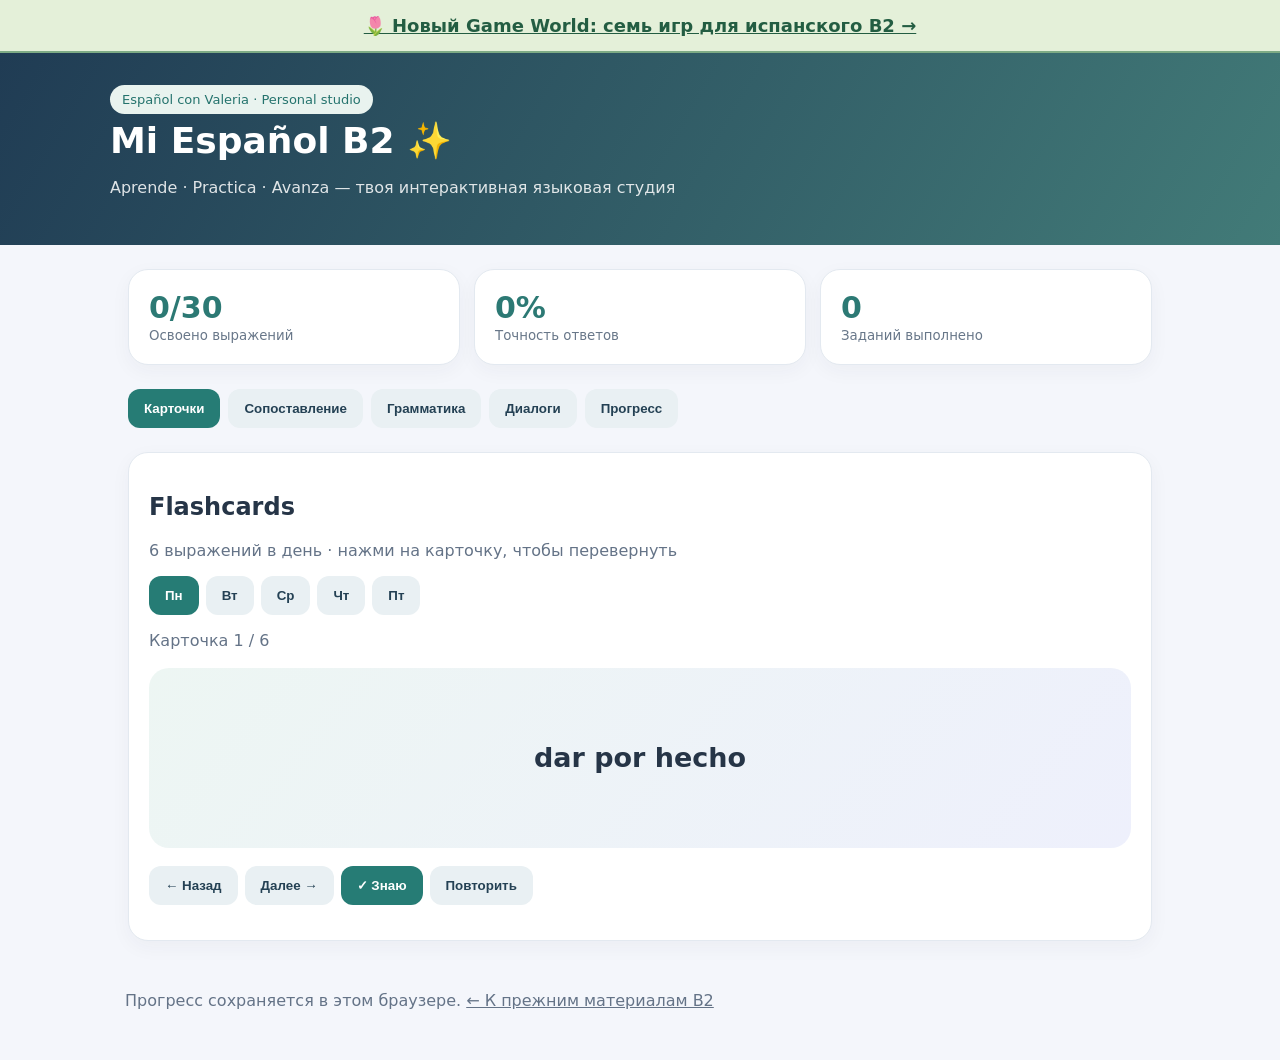
<file: studio/index.html>
<!doctype html><html lang="ru"><head><meta charset="utf-8"><meta name="viewport" content="width=device-width,initial-scale=1"><title>Mi Español B2 · Studio</title><style>
:root{font-family:Inter,system-ui,Arial,sans-serif;color:#263547;background:#f4f6fb}*{box-sizing:border-box}body{margin:0}header{background:linear-gradient(120deg,#203c54,#427b78);color:white;padding:32px max(20px,calc((100vw - 1060px)/2));}h1{font-size:36px;margin:6px 0}header p{opacity:.85}main{max-width:1060px;margin:24px auto;padding:0 18px}.stats,.layout{display:grid;grid-template-columns:repeat(3,1fr);gap:14px}.stat,.panel{background:white;border:1px solid #e3e9f0;border-radius:20px;padding:20px;box-shadow:0 6px 20px #23344a0b}.stat strong{display:block;font-size:30px;color:#2c7974}.stat small{color:#687789}nav{display:flex;flex-wrap:wrap;gap:8px;margin:24px 0}button{cursor:pointer;border:0;border-radius:12px;padding:12px 16px;background:#e9f0f3;color:#244154;font-weight:650}button.active,button.primary{background:#267c75;color:white}button:disabled{opacity:.5;cursor:default}.panel{min-height:320px}.hidden{display:none}.pill{display:inline-block;background:#e9f3ef;color:#24736d;padding:7px 12px;border-radius:30px;font-size:13px}.flash{min-height:180px;display:grid;place-items:center;text-align:center;border-radius:20px;background:linear-gradient(130deg,#edf6f3,#eef0fc);margin:18px 0;cursor:pointer;font-size:27px;font-weight:700;padding:20px}.options{display:grid;gap:10px;margin:18px 0}.option{background:#f2f6f9;text-align:left;border:1px solid #dce5eb}.option.selected{border-color:#257d75;background:#d9f0e9}.option.good{background:#d6f3e5}.option.bad{background:#fbe0df}.feedback{margin-top:12px;padding:12px;border-radius:12px;background:#edf5f2}.bar{height:10px;background:#e7edf2;border-radius:10px;overflow:hidden;margin:12px 0}.fill{height:100%;background:#2b9883;transition:width .3s}.match{display:grid;grid-template-columns:1fr 1fr;gap:10px}.match button{min-height:55px}.match .done{background:#d5f1e4;color:#216f53}.days{display:flex;flex-wrap:wrap;gap:7px;margin:15px 0}.muted{color:#647387}a{color:inherit}footer{max-width:1060px;margin:35px auto;padding:15px;color:#647387}@media(max-width:650px){.stats{grid-template-columns:repeat(3,1fr)}.stat{padding:12px}.stat strong{font-size:23px}h1{font-size:29px}.panel{padding:15px}}
</style></head><body><div style="position:relative;z-index:30;background:#e4f0d9;padding:15px;text-align:center;border-bottom:2px solid #7eab85"><a href="../games/index.html" style="font-size:18px;font-weight:800;color:#235d42">🌷 Новый Game World: семь игр для испанского B2 →</a></div><header><div class="pill">Español con Valeria · Personal studio</div><h1>Mi Español B2 ✨</h1><p>Aprende · Practica · Avanza — твоя интерактивная языковая студия</p></header><main><div class="stats"><div class="stat"><strong id="known">0/30</strong><small>Освоено выражений</small></div><div class="stat"><strong id="accuracy">0%</strong><small>Точность ответов</small></div><div class="stat"><strong id="done">0</strong><small>Заданий выполнено</small></div></div><nav id="nav"></nav><section class="panel" id="panel"></section></main><footer>Прогресс сохраняется в этом браузере. <a href="../index.html">← К прежним материалам B2</a></footer><script>
const DATA={"words":[["dar por hecho","считать само собой разумеющимся"],["estar al tanto","быть в курсе"],["echar de menos","скучать по"],["llevar a cabo","осуществлять"],["hacer hincapié","подчёркивать"],["poner en duda","ставить под сомнение"],["salir adelante","справиться с трудностями"],["tomar medidas","принимать меры"],["darse cuenta","осознавать"],["estar harto de","быть сытым по горло"],["tener en cuenta","принимать во внимание"],["a pesar de","несмотря на"],["sin embargo","однако"],["por lo tanto","следовательно"],["de hecho","на самом деле"],["plantear","поднимать вопрос"],["aprovechar","использовать с пользой"],["alcanzar","достигать"],["afrontar","противостоять"],["desempeñar","выполнять роль"],["lograr","добиваться"],["rechazar","отвергать"],["respaldar","поддерживать"],["carecer de","не иметь"],["conllevar","влечь за собой"],["resultar","оказываться"],["fomentar","способствовать"],["surgir","возникать"],["cuestionar","подвергать сомнению"],["matizar","уточнять нюансы"]],"grammar":[["No creo que ella ___ razón.",["tiene","tenga","tuvo"],1,"После no creo que нужен subjuntivo."],["Si ___ más tiempo, viajaría.",["tendría","tenga","tuviera"],2,"Нереальное условие: imperfecto de subjuntivo."],["Cuando llegué, ya ___ salido.",["había","ha","hubiera"],0,"Действие до другого прошлого: pluscuamperfecto."],["Aunque ___ mañana, iremos.",["llueve","llueva","llovió"],1,"Гипотетическое будущее после aunque."],["Me alegro de que ___ venido.",["has","hayas","habías"],1,"Эмоциональная оценка: perfecto de subjuntivo."],["Busco a alguien que ___ francés.",["habla","hable","habló"],1,"Неопределённый референт: subjuntivo."]],"dialogs":[{"q":"Tu compañero se atribuye tu trabajo. ¿Qué dices?","o":["Quisiera aclarar que este proyecto lo desarrollamos juntos.","¡Siempre eres un ladrón!"],"a":0,"e":"Выбирай дипломатичное уточнение с condicional."},{"q":"No estás de acuerdo con una propuesta. ¿Cómo respondes?","o":["Eso es una tontería.","Entiendo tu punto, pero habría que considerar otra opción."],"a":1,"e":"Уважительное несогласие и condicional."},{"q":"Te ofrecen un trabajo, pero necesitas más detalles.","o":["¿Podrías concretar cuáles serían mis responsabilidades?","Dime ya cuánto pagan."],"a":0,"e":"Вежливая просьба уточнить обязанности."}]};
const KEY='mi-b2-studio-v1';let state;try{state=JSON.parse(localStorage.getItem(KEY))||{}}catch(e){state={}};state.known=state.known||{};state.results=state.results||{};state.day=state.day||0;let tab='Карточки',idx=0,flip=false,matchA=null,matchPairs=[],matchSolved=[],question=0,selected=null;
const tabs=['Карточки','Сопоставление','Грамматика','Диалоги','Прогресс'];const $=id=>document.getElementById(id);const save=()=>{localStorage.setItem(KEY,JSON.stringify(state));stats()};const esc=s=>String(s).replace(/[&<>"']/g,c=>({'&':'&amp;','<':'&lt;','>':'&gt;','"':'&quot;',"'":'&#39;'}[c]));const today=()=>DATA.words.slice(state.day*6,state.day*6+6);const resultKey=()=>tab==='Грамматика'?'g'+question:'d'+question;
function stats(){let r=Object.values(state.results),correct=r.filter(x=>x).length;$('known').textContent=Object.values(state.known).filter(Boolean).length+'/30';$('accuracy').textContent=r.length?Math.round(correct/r.length*100)+'%':'0%';$('done').textContent=r.length}
function render(){stats();$('nav').innerHTML=tabs.map(t=>'<button class="'+(tab===t?'active':'')+'" data-tab="'+t+'">'+t+'</button>').join('');document.querySelectorAll('[data-tab]').forEach(b=>b.onclick=()=>{tab=b.dataset.tab;idx=0;flip=false;question=0;selected=null;matchPairs=[];matchSolved=[];matchA=null;render()});const p=$('panel');if(tab==='Карточки')cards(p);if(tab==='Сопоставление')matching(p);if(tab==='Грамматика')quiz(p,false);if(tab==='Диалоги')quiz(p,true);if(tab==='Прогресс')progress(p)}
function days(){return '<div class="days">'+['Пн','Вт','Ср','Чт','Пт'].map((d,i)=>'<button class="'+(state.day===i?'active':'')+'" data-day="'+i+'">'+d+'</button>').join('')+'</div>'}
function wireDays(){document.querySelectorAll('[data-day]').forEach(b=>b.onclick=()=>{state.day=+b.dataset.day;idx=0;flip=false;matchPairs=[];matchSolved=[];matchA=null;save();render()})}
function cards(p){let w=today()[idx],n=state.day*6+idx;p.innerHTML='<h2>Flashcards</h2><p class="muted">6 выражений в день · нажми на карточку, чтобы перевернуть</p>'+days()+'<p class="muted">Карточка '+(idx+1)+' / 6</p><div class="flash" id="flash">'+esc(flip?w[1]:w[0])+'</div><div class="days"><button id="prev">← Назад</button><button id="next">Далее →</button><button class="primary" id="mark">'+(state.known[n]?'✓ Выучено':'✓ Знаю')+'</button><button id="unmark">Повторить</button></div>';wireDays();$('flash').onclick=()=>{flip=!flip;cards(p)};$('prev').onclick=()=>{idx=(idx+5)%6;flip=false;cards(p)};$('next').onclick=()=>{idx=(idx+1)%6;flip=false;cards(p)};$('mark').onclick=()=>{state.known[n]=true;save();idx=(idx+1)%6;flip=false;cards(p)};$('unmark').onclick=()=>{state.known[n]=false;save();idx=(idx+1)%6;flip=false;cards(p)}}
function matching(p){if(!matchPairs.length){matchPairs=today().flatMap((w,i)=>[{id:i,side:0,text:w[0]},{id:i,side:1,text:w[1]}]).sort(()=>Math.random()-.5)}p.innerHTML='<h2>Match & Play</h2><p class="muted">Соедини выражения с переводами</p>'+days()+'<p>Найдено пар: '+matchSolved.length+'/6</p><div class="match">'+matchPairs.map((w,i)=>'<button data-match="'+i+'" class="'+(matchSolved.includes(w.id)?'done':'')+'" '+(matchSolved.includes(w.id)?'disabled':'')+'>'+esc(w.text)+'</button>').join('')+'</div><p id="matchmsg" class="feedback hidden"></p><div class="days"><button id="reset">Перемешать заново</button></div>';wireDays();document.querySelectorAll('[data-match]').forEach(b=>b.onclick=()=>{let i=+b.dataset.match,w=matchPairs[i];if(matchA===null){matchA=i;b.classList.add('selected');return}let a=matchPairs[matchA];if(a.id===w.id&&a.side!==w.side){matchSolved.push(w.id);matchA=null;if(matchSolved.length===6){state.results['m'+state.day]=true;save()}matching(p)}else{matchA=null;document.querySelectorAll('[data-match]').forEach(x=>x.classList.remove('selected'));$('matchmsg').textContent='Не совпало — попробуй ещё!';$('matchmsg').classList.remove('hidden')}});$('reset').onclick=()=>{matchPairs=[];matchSolved=[];matchA=null;matching(p)}}
function quiz(p,dialog){let data=dialog?DATA.dialogs:DATA.grammar;if(question>=data.length)question=0;let t=data[question],q=dialog?t.q:t[0],o=dialog?t.o:t[1],a=dialog?t.a:t[2],e=dialog?t.e:t[3],key=resultKey(),checked=Object.hasOwn(state.results,key);p.innerHTML='<h2>'+(dialog?'Diálogos':'Grammar Lab')+'</h2><p class="muted">Задание '+(question+1)+' / '+data.length+'</p><div class="bar"><div class="fill" style="width:'+Math.round((question+1)/data.length*100)+'%"></div></div><h3>'+esc(q)+'</h3><div class="options">'+o.map((x,i)=>'<button class="option '+(checked?(i===a?'good':i===selected?'bad':''):'')+'" data-opt="'+i+'" '+(checked?'disabled':'')+'>'+esc(x)+'</button>').join('')+'</div>'+(checked?'<p class="feedback">'+(state.results[key]?'✓ ¡Muy bien!':'Правильный ответ: '+esc(o[a]))+'<br>'+esc(e)+'</p>':'<button class="primary" id="check" '+(selected===null?'disabled':'')+'>Проверить</button>')+'<div class="days"><button id="back">← Назад</button><button id="forward">Далее →</button></div>';document.querySelectorAll('[data-opt]').forEach(b=>b.onclick=()=>{selected=+b.dataset.opt;document.querySelectorAll('[data-opt]').forEach(x=>x.classList.toggle('selected',x===b));$('check').disabled=false});if(!checked)$('check').onclick=()=>{state.results[key]=selected===a;save();quiz(p,dialog)};$('back').onclick=()=>{question=(question+data.length-1)%data.length;selected=null;quiz(p,dialog)};$('forward').onclick=()=>{question=(question+1)%data.length;selected=null;quiz(p,dialog)}}
function progress(p){let known=Object.values(state.known).filter(Boolean).length;let completed=Object.keys(state.results).length;p.innerHTML='<h2>Mi progreso</h2><p>Лексика: '+known+' из 30 выражений</p><div class="bar"><div class="fill" style="width:'+(known/30*100)+'%"></div></div><p>Выполнено заданий: '+completed+'</p><p>Прогресс по дням:</p>'+['Понедельник','Вторник','Среда','Четверг','Пятница'].map((d,i)=>{let count=Array.from({length:6},(_,j)=>state.known[i*6+j]).filter(Boolean).length;return '<p>'+d+' — '+count+'/6</p><div class="bar"><div class="fill" style="width:'+(count/6*100)+'%"></div></div>'}).join('')+'<p class="muted">Данные хранятся локально на этом устройстве.</p>'}
render();
</script></body></html>
</file>
<file: style.css>
:root{font-family:Georgia,"Times New Roman",serif;color:#3e3a2f;background:#ead9bd;font-size:16px;--petrol:#24534d;--teal:#34746b;--ochre:#c9823b;--gold:#e4bd72;--wine:#973f3a;--paper:#fffaf0;--ink:#403b30;--leaf:#476b4f;--blue:#4e7f86}*{box-sizing:border-box}body{margin:0;min-height:100vh;background-color:#ead9bd;background-image:linear-gradient(rgba(117,72,37,.07) 1px,transparent 1px),linear-gradient(90deg,rgba(117,72,37,.05) 1px,transparent 1px),radial-gradient(circle at 12% 18%,rgba(194,112,52,.14),transparent 26%),radial-gradient(circle at 88% 72%,rgba(52,108,83,.13),transparent 28%);background-size:28px 28px,28px 28px,100% 100%,100% 100%;background-attachment:fixed}body:before,body:after{content:"";position:fixed;z-index:-1;width:230px;height:360px;opacity:.18;background:radial-gradient(ellipse at 42% 85%,#3f6d50 0 8%,transparent 9%),radial-gradient(ellipse at 60% 68%,#4f805a 0 10%,transparent 11%),radial-gradient(ellipse at 36% 48%,#618b60 0 9%,transparent 10%),linear-gradient(76deg,transparent 48%,#476b4f 49% 52%,transparent 53%);pointer-events:none}body:before{left:-55px;bottom:-70px;transform:rotate(-7deg)}body:after{right:-65px;top:90px;transform:scaleX(-1) rotate(-12deg)}button,input,textarea,select{font:inherit}button{cursor:pointer}.top{background:#f5e5c9;border-bottom:7px solid var(--ochre);position:sticky;top:0;z-index:10;box-shadow:0 4px 16px rgba(83,47,27,.2)}.top:after{content:"";display:block;height:5px;background:repeating-linear-gradient(90deg,var(--wine) 0 34px,var(--gold) 34px 68px,var(--petrol) 68px 102px,var(--blue) 102px 136px)}.topin,.wrap{max-width:1040px;margin:auto;padding-left:20px;padding-right:20px}.topin{display:flex;align-items:center;justify-content:space-between;padding-top:12px;padding-bottom:12px}.brand{display:flex;align-items:center;gap:12px;color:var(--petrol);text-decoration:none;font-weight:800;font-size:1.13rem}.logo{display:grid;place-items:center;width:46px;height:46px;border-radius:50% 50% 12px 12px;background:var(--wine);border:3px double var(--gold);color:#fff7e5;font-weight:900;box-shadow:inset 0 0 0 3px rgba(255,255,255,.16)}.tag{background:var(--leaf);color:#fff9e9;border:2px solid var(--gold);border-radius:4px;padding:7px 12px;font-weight:700;font-size:.9rem;transform:rotate(1.5deg);box-shadow:3px 3px 0 rgba(76,46,27,.16)}.wrap{padding-top:38px;padding-bottom:55px}.hero{position:relative;overflow:hidden;background:linear-gradient(130deg,#2b655b,#1f4d48);color:#fff7e3;border:7px solid #d9954e;border-radius:34px 34px 12px 12px;padding:38px 40px;box-shadow:0 16px 30px rgba(74,42,26,.24),inset 0 0 0 2px #efc677;margin-bottom:34px}.hero:before{content:"";position:absolute;inset:10px;border:1px solid rgba(255,238,190,.32);border-radius:23px 23px 7px 7px;pointer-events:none}.hero:after{content:"❦  ✦  ❦";position:absolute;right:28px;bottom:17px;color:var(--gold);letter-spacing:8px}.hero h1{position:relative;margin:4px 0 10px;font-size:clamp(2rem,6vw,3rem);line-height:1.05;text-shadow:0 2px 0 #173c38}.hero p{position:relative;margin:0;color:#ffe3af;line-height:1.65}.back{display:inline-block;position:relative;color:#ffe1a7;text-decoration:none;font-weight:700;margin-bottom:18px}.grid{display:grid;grid-template-columns:repeat(3,minmax(0,1fr));gap:22px}.card,.task,.panel{position:relative;background-color:var(--paper);background-image:linear-gradient(rgba(115,80,45,.025) 50%,transparent 50%);background-size:100% 6px;border:1px solid #c49a68;border-radius:5px;padding:24px;box-shadow:4px 5px 0 rgba(93,57,33,.13),0 9px 25px rgba(83,50,31,.08)}.card:before,.task:before,.panel:before{content:"";position:absolute;inset:6px;border:1px solid rgba(173,119,66,.27);pointer-events:none}.card{display:block;color:inherit;text-decoration:none;transition:.18s;transform:rotate(-.25deg)}.card:nth-child(even){transform:rotate(.3deg)}.card:hover{transform:translateY(-5px) rotate(0);border-color:var(--wine);box-shadow:5px 9px 0 rgba(93,57,33,.16),0 14px 28px rgba(83,50,31,.12)}.card .ico{display:grid;place-items:center;width:52px;height:52px;border-radius:50%;color:#fff8e7;font-size:1.35rem;margin-bottom:25px;border:3px double #f0c97f!important;box-shadow:2px 3px 0 rgba(64,44,28,.16)}.card small{display:inline-block;color:#8c6038;font-family:"Segoe Print","Bradley Hand",cursive;font-weight:700;text-transform:none;letter-spacing:.02em;transform:rotate(-1deg);border-bottom:2px solid rgba(201,130,59,.42)}.card h2{font-size:1.25rem;color:var(--petrol);margin:10px 0 8px}.card p{color:#625847;line-height:1.55;min-height:48px}.open{color:var(--wine);font-family:"Segoe Print","Bradley Hand",cursive;font-weight:800}.section-title,.exercise h2{font-size:1.45rem;color:var(--petrol);margin:38px 0 15px;border-left:6px solid var(--ochre);padding:8px 12px;background:linear-gradient(90deg,rgba(255,248,229,.78),transparent);font-family:"Segoe Print","Bradley Hand",cursive}.tasks{display:grid;gap:16px}.task{border-left:5px solid var(--blue)}.task:nth-child(3n+2){border-left-color:var(--ochre)}.task:nth-child(3n){border-left-color:var(--leaf)}.task p{position:relative;margin:0 0 14px;font-weight:650;line-height:1.55}.options,.words{display:flex;flex-wrap:wrap;gap:9px}.choice,.word,.btn{border:1px solid #b9854d;background:#fff8e9;color:#354947;border-radius:4px;padding:10px 14px;font-weight:750;box-shadow:2px 2px 0 rgba(105,67,39,.11)}.choice.selected,.word.selected,.btn.primary{background:var(--petrol);color:#fff8e7;border-color:var(--petrol)}.choice.ok{background:#e0eedb;border-color:#68936c;color:#285439}.choice.bad{background:#f5dfd8;border-color:#b9675d;color:#8c2929}.answer{margin-top:12px;color:#a6353c;font-family:"Segoe Print","Bradley Hand",cursive;font-weight:750}.controls{display:flex;align-items:center;justify-content:space-between;gap:12px;margin-top:18px}.btn{background:#fff2d7}.btn.primary:hover{background:var(--teal)}.btn:disabled{opacity:.48;cursor:not-allowed}.result{font-weight:800;color:var(--petrol)}.input,.textarea{width:100%;border:1px solid #c79d68;border-radius:3px;padding:12px 14px;background:#fffdf7;color:#273c3b;box-shadow:inset 0 -2px 0 rgba(78,127,134,.12)}.input:focus,.textarea:focus,.select:focus{outline:3px solid rgba(228,189,114,.45);border-color:var(--petrol)}.textarea{min-height:88px;resize:vertical}.success{color:#257044;font-family:"Segoe Print","Bradley Hand",cursive;font-weight:800}.error{color:#a6353c;font-family:"Segoe Print","Bradley Hand",cursive;font-weight:800}.hint{color:#685f55;line-height:1.6}.question{font-size:1.2rem;font-weight:800}.num{display:inline-grid;place-items:center;width:32px;height:32px;margin-right:8px;border-radius:50%;background:var(--wine);color:#fff8e7;border:2px solid #e7bd73;font-weight:850;transform:rotate(-3deg)}.select{min-width:170px;border:1px solid #c79d68;border-radius:3px;padding:10px 12px;background:#fffdf7}.inline{display:flex;align-items:center;gap:12px;flex-wrap:wrap}.sample{background:#f5e5c9!important;border-left-color:var(--wine)!important}.footer{text-align:center;color:#695843;padding:22px 20px 38px;font-weight:700}.footer:before{content:"❦";color:var(--wine);margin-right:10px}.footer:after{content:"❦";color:var(--wine);margin-left:10px}@media(max-width:800px){.grid{grid-template-columns:repeat(2,minmax(0,1fr))}}@media(max-width:560px){body:before,body:after{opacity:.09}.grid{grid-template-columns:1fr}.hero{padding:28px 25px;border-width:5px;border-radius:28px 28px 10px 10px}.wrap{padding-top:25px}.controls{align-items:stretch;flex-direction:column}.btn{width:100%}.card p{min-height:0}.topin{padding-left:14px;padding-right:14px}.tag{font-size:.78rem}.card,.task,.panel{padding:20px}}
</file>
